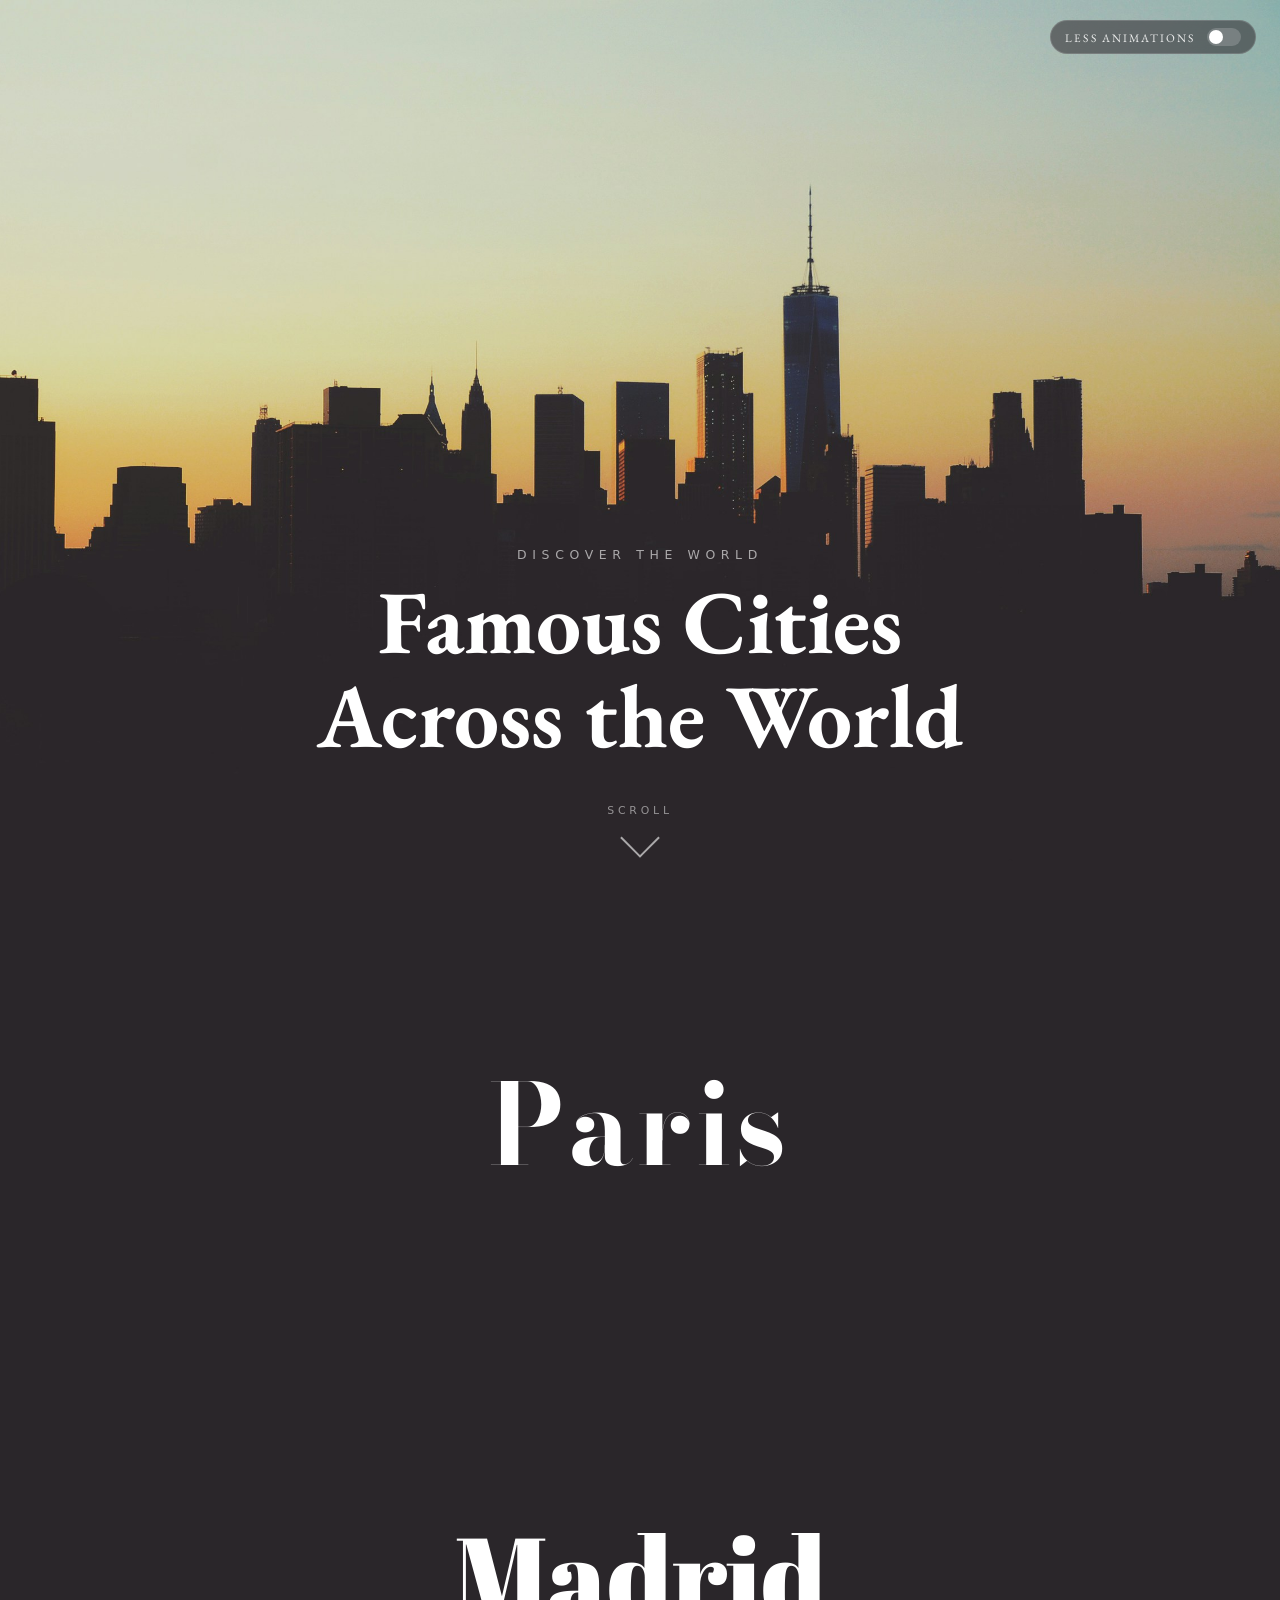
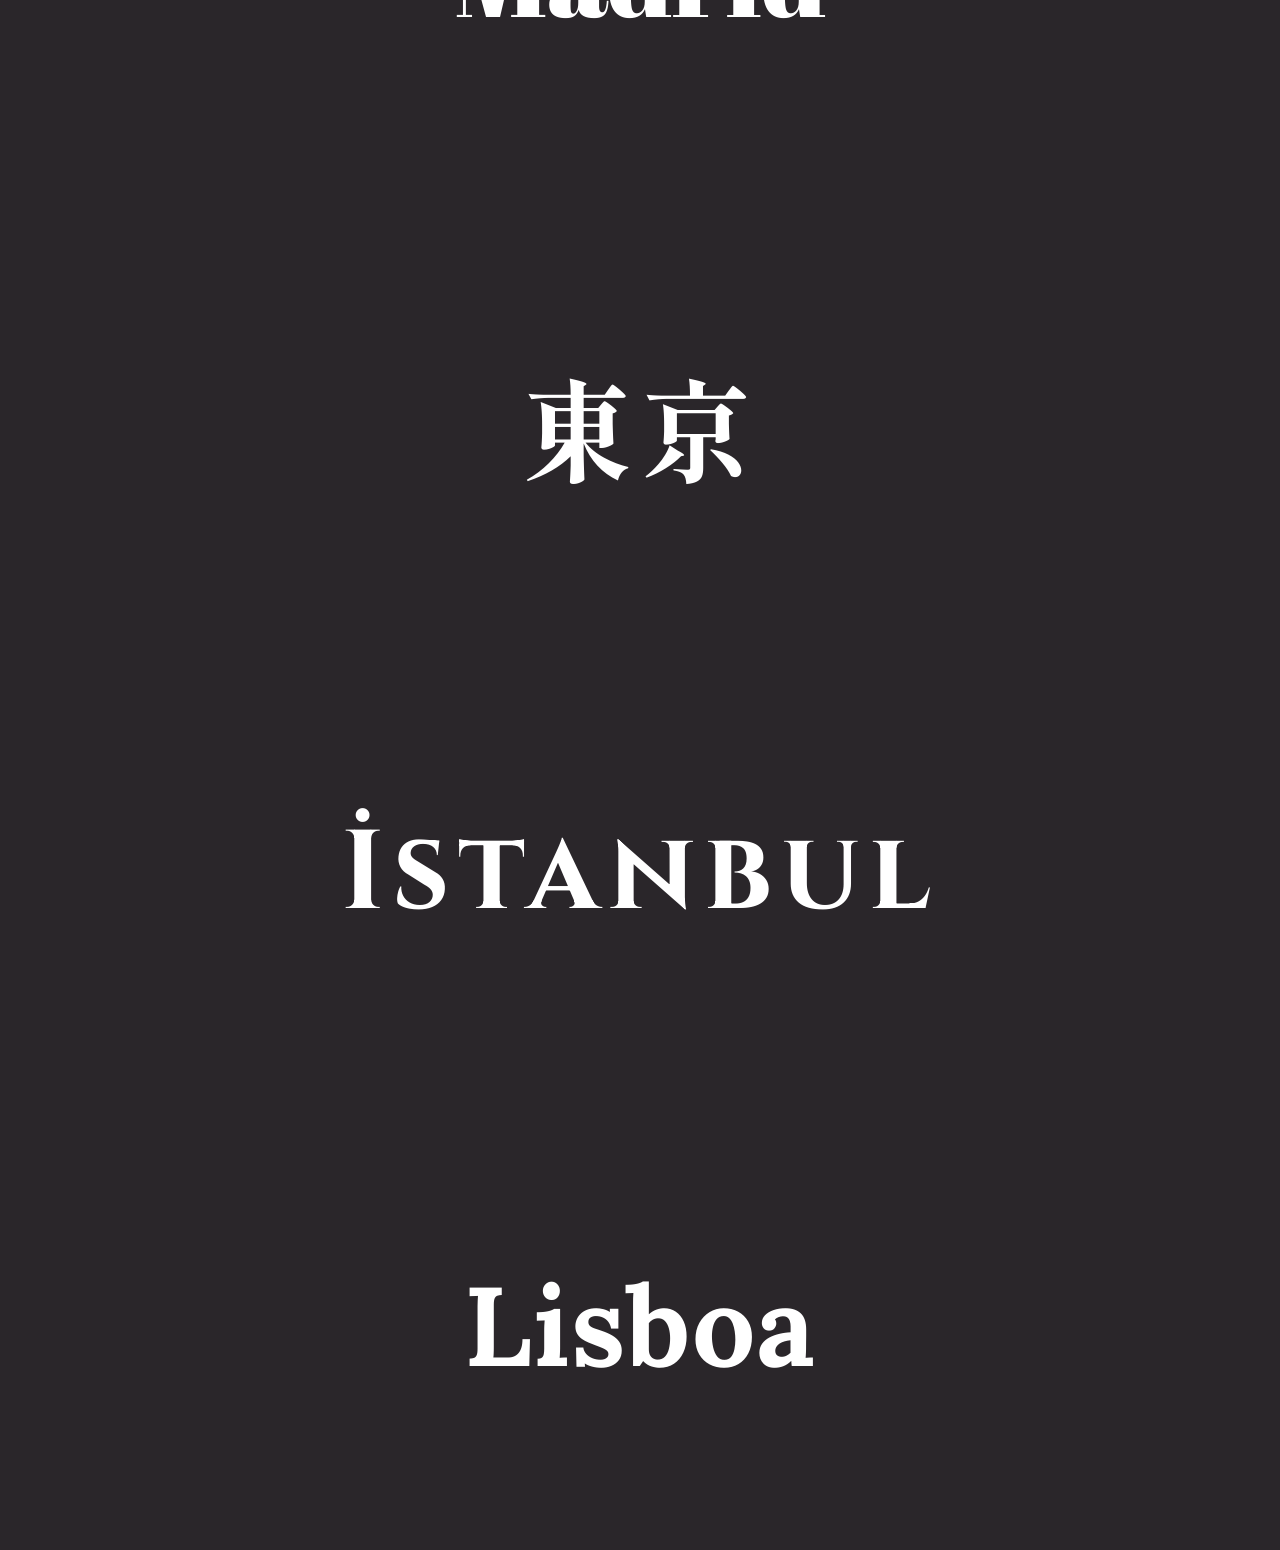
<file: index.html>
<!DOCTYPE html>
<html lang="en">
<head>
    <meta charset="UTF-8">
    <meta name="viewport" content="width=device-width, initial-scale=1.0">
    <title>Famous Cities</title>
    <link rel="stylesheet" href="css/bootstrap.css">
    <link rel="stylesheet" href="css/index.css">
    <link rel="preconnect" href="https://fonts.googleapis.com">
    <link href="https://fonts.googleapis.com/css2?family=Bodoni+Moda:wght@700&family=Abril+Fatface&family=Shippori+Mincho:wght@700&family=Cinzel:wght@700&family=Lora:wght@700&family=EB+Garamond:wght@400;500&display=swap" rel="stylesheet">
</head>
<body>

<label class="animation-toggle" for="animToggle">
    <span class="label-text">Less Animations</span>
    <span class="switch">
        <input type="checkbox" id="animToggle" aria-label="Toggle lesser animations">
        <span class="slider"></span>
    </span>
</label>

<div class="position-relative"
     id="hero"
     style="background-image: url('assets/hero_image.jpg'); background-size: cover; height: 100vh; background-position: center">
    <div class="position-absolute bottom-0 text-white text-center w-100 pb-5">
        <p class="hero-eyebrow">Discover the World</p>
        <h1 class="hero-title">Famous Cities<br>Across the World</h1>
        <div class="scroll-arrow">
            <span>Scroll</span>
            <div class="arrow-bounce"><div class="arrow-icon"></div></div>
        </div>
    </div>
</div>

<div class="city-card w-100 border-0">
    <span class="city-name-big font-paris">Paris</span>
    <a href="pages/paris.html" class="stretched-link"></a>
    <div class="row g-0 h-100">
        <div class="col-md-6 img-col">
            <div class="img-bg"
                 style="background-image: url('assets/paris.jpg'); background-position: right;"></div>
        </div>
        <div class="col-md-6 text-col" data-side="right">
            <div class="h-100 w-100" style="background-color: rgb(42, 38, 42)">
                <div class="card-body text-white">
                    <h2 class="card-title font-paris m-3">Paris</h2>
                    <p class="fs-5 m-3 font-desc">
                        The city of timeless elegance. From the Eiffel Tower to quiet café-lined
                        streets, Paris blends art, romance, and history in a way few places can. It's a destination for
                        world-class museums, iconic architecture, and unforgettable atmosphere.
                    </p>
                </div>
            </div>
        </div>
    </div>
</div>

<div class="city-card w-100 border-0">
    <span class="city-name-big font-madrid">Madrid</span>
    <a href="pages/madrid.html" class="stretched-link"></a>
    <div class="row g-0 h-100">
        <div class="col-md-6 order-2 order-md-1 text-col" data-side="left">
            <div class="h-100 w-100" style="background-color: rgb(42, 38, 42)">
                <div class="card-body text-white">
                    <h2 class="card-title font-madrid m-3">Madrid</h2>
                    <p class="fs-5 m-3 font-desc">
                        The heart of Spanish culture. Madrid offers grand architecture, lively plazas, and a deep
                        artistic heritage. It's perfect for those who enjoy rich history, local cuisine, and a dynamic
                        urban atmosphere.
                    </p>
                </div>
            </div>
        </div>
        <div class="col-md-6 order-1 order-md-2 img-col from-right">
            <div class="img-bg"
                 style="background-image: url('assets/madrid.jpg'); background-position: right;"></div>
        </div>
    </div>
</div>

<div class="city-card w-100 border-0">
    <span class="city-name-big font-tokyo">東京</span>
    <a href="pages/tokyo.html" class="stretched-link"></a>
    <div class="row g-0 h-100">
        <div class="col-md-6 img-col">
            <div class="img-bg"
                 style="background-image: url('assets/tokyo.jpg'); background-position: center;"></div>
        </div>
        <div class="col-md-6 text-col" data-side="right">
            <div class="h-100 w-100" style="background-color: rgb(42, 38, 42)">
                <div class="card-body text-white">
                    <h2 class="card-title font-tokyo m-3">Tokyo</h2>
                    <p class="fs-5 m-3 font-desc">
                        Where ancient temples meet neon-lit streets. Tokyo is a city of contrasts —
                        serene gardens alongside futuristic skylines, traditional ramen shops next to
                        Michelin-starred restaurants. A metropolis unlike any other.
                    </p>
                </div>
            </div>
        </div>
    </div>
</div>

<div class="city-card w-100 border-0">
    <span class="city-name-big font-istanbul">İstanbul</span>
    <a href="pages/istanbul.html" class="stretched-link"></a>
    <div class="row g-0 h-100">
        <div class="col-md-6 order-2 order-md-1 text-col" data-side="left">
            <div class="h-100 w-100" style="background-color: rgb(42, 38, 42)">
                <div class="card-body text-white">
                    <h2 class="card-title font-istanbul m-3">Istanbul</h2>
                    <p class="fs-5 m-3 font-desc">
                        The only city spanning two continents. Istanbul carries millennia of Byzantine
                        and Ottoman history in its mosques, bazaars, and waterways. A place where
                        East and West have always converged.
                    </p>
                </div>
            </div>
        </div>
        <div class="col-md-6 order-1 order-md-2 img-col from-right">
            <div class="img-bg"
                 style="background-image: url('assets/istanbul.jpg'); background-position: center;"></div>
        </div>
    </div>
</div>

<div class="city-card w-100 border-0">
    <span class="city-name-big font-lisbon">Lisboa</span>
    <a href="pages/lisbon.html" class="stretched-link"></a>
    <div class="row g-0 h-100">
        <div class="col-md-6 img-col">
            <div class="img-bg"
                 style="background-image: url('assets/lisbon.jpg'); background-position: center;"></div>
        </div>
        <div class="col-md-6 text-col" data-side="right">
            <div class="h-100 w-100" style="background-color: rgb(42, 38, 42)">
                <div class="card-body text-white">
                    <h2 class="card-title font-lisbon m-3">Lisbon</h2>
                    <p class="fs-5 m-3 font-desc">
                        Europe's sunniest capital, draped across seven hills above the Tagus River.
                        Lisbon enchants with its pastel facades, vintage trams, and fado music drifting
                        through cobblestone alleyways at dusk.
                    </p>
                </div>
            </div>
        </div>
    </div>
</div>

<script>
    const hero = document.getElementById('hero');
    window.addEventListener('scroll', () => {
        hero.style.backgroundPositionY = `calc(center + ${window.pageYOffset * 0.35}px)`;
    }, { passive: true });

    const animToggle = document.getElementById('animToggle');
    animToggle.addEventListener('change', () => {
        document.body.classList.toggle('less-animations', animToggle.checked);
    });
</script>
</body>
</html>
</file>
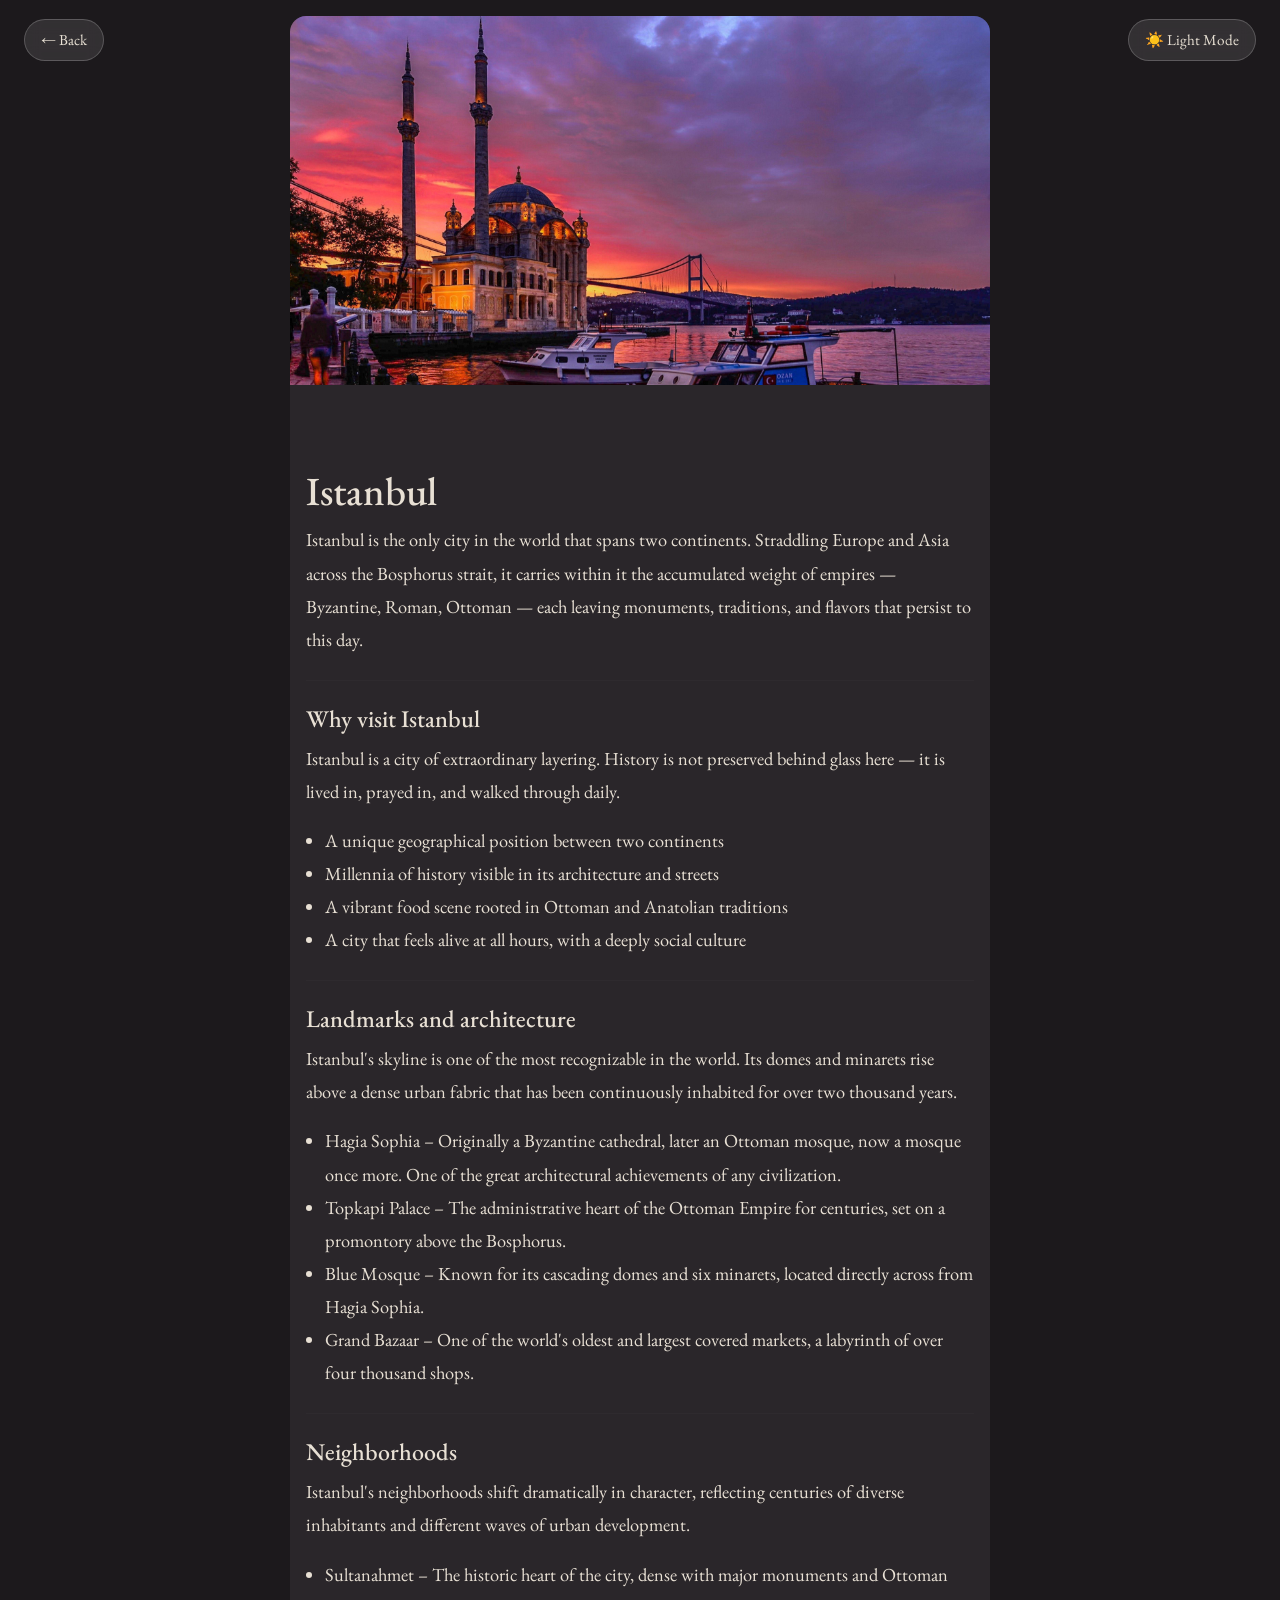
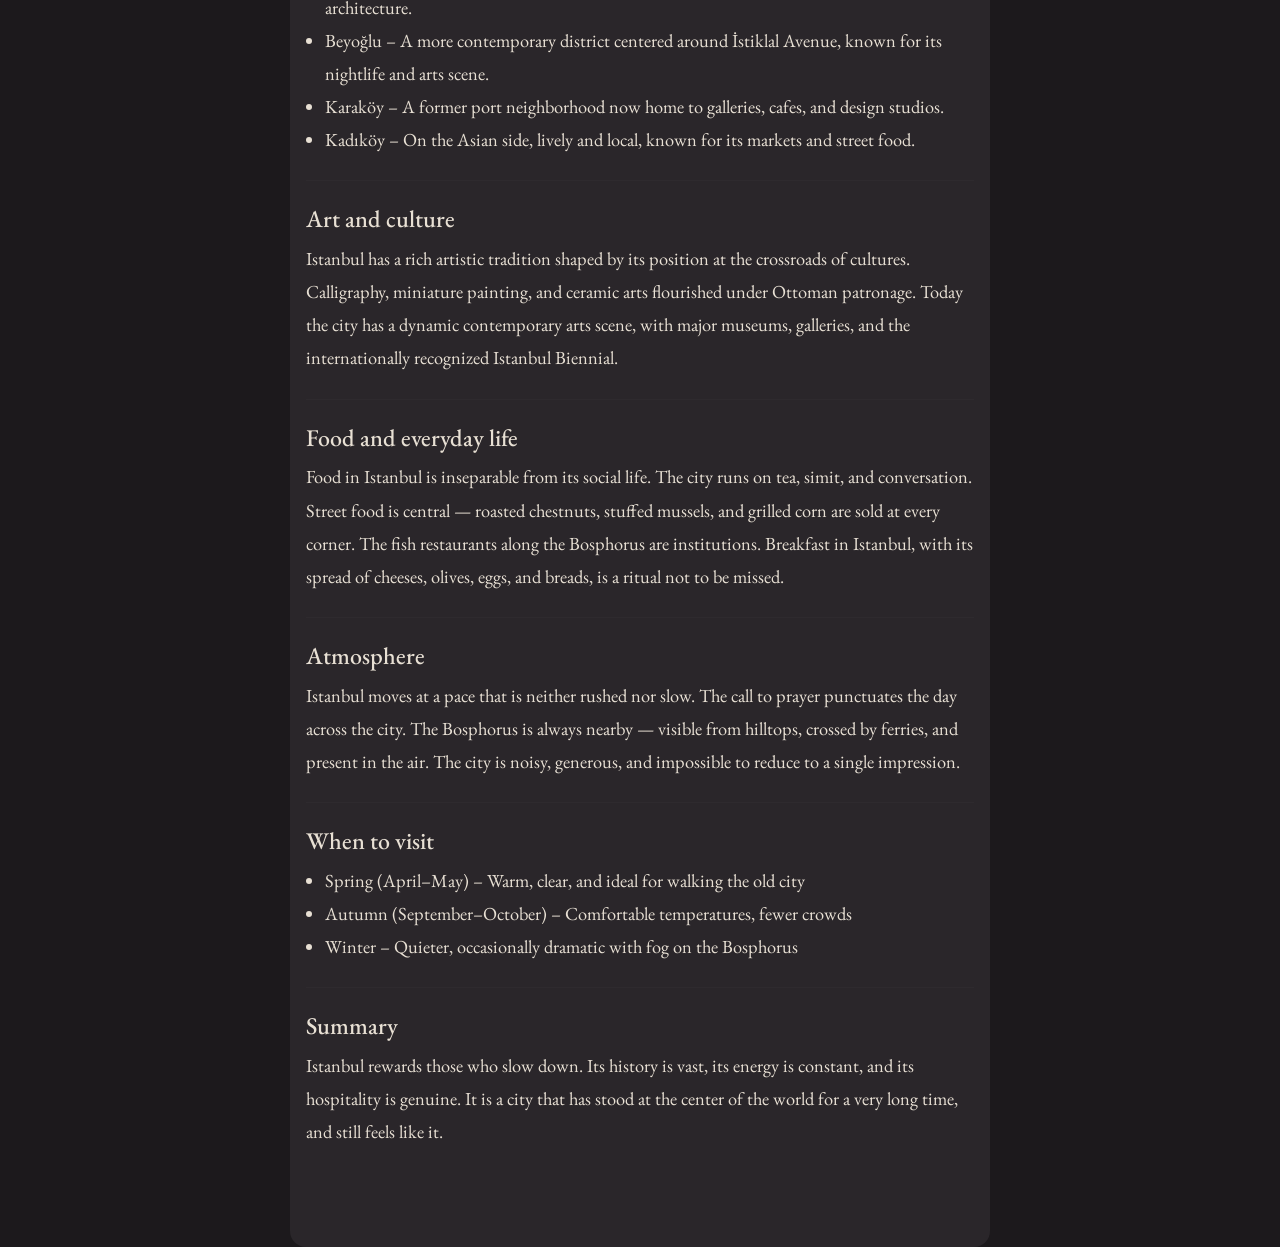
<file: pages/istanbul.html>
<!DOCTYPE html>
<html lang="en" data-theme="dark">
<head>
    <meta charset="UTF-8">
    <meta name="viewport" content="width=device-width, initial-scale=1.0">
    <title>Istanbul</title>
    <link rel="stylesheet" href="../css/bootstrap.css">
    <link rel="stylesheet" href="../css/city.css">
    <link rel="preconnect" href="https://fonts.googleapis.com">
    <link href="https://fonts.googleapis.com/css2?family=Cinzel:wght@700&family=EB+Garamond:wght@400;500&display=swap" rel="stylesheet">
</head>
<body>

<a href="../index.html" class="back-btn">← Back</a>

<button class="theme-toggle" onclick="toggleTheme()">
    <span>☀️</span> Light Mode
</button>

<div class="container mt-3" style="max-width: 700px;">
    <img src="../assets/istanbul.jpg" alt="Istanbul" class="w-100 h-auto" style="display:block;">
    <div class="container-inner">
    <br><br>
    <h1>Istanbul</h1>
    <p>
        Istanbul is the only city in the world that spans two continents. Straddling Europe and Asia across the
        Bosphorus strait, it carries within it the accumulated weight of empires — Byzantine, Roman, Ottoman — each
        leaving monuments, traditions, and flavors that persist to this day.
    </p>

    <hr>
    <h4>Why visit Istanbul</h4>
    <p>
        Istanbul is a city of extraordinary layering. History is not preserved behind glass here — it is lived in,
        prayed in, and walked through daily.
    </p>
    <ul>
        <li>A unique geographical position between two continents</li>
        <li>Millennia of history visible in its architecture and streets</li>
        <li>A vibrant food scene rooted in Ottoman and Anatolian traditions</li>
        <li>A city that feels alive at all hours, with a deeply social culture</li>
    </ul>

    <hr>
    <h4>Landmarks and architecture</h4>
    <p>
        Istanbul's skyline is one of the most recognizable in the world. Its domes and minarets rise above a dense
        urban fabric that has been continuously inhabited for over two thousand years.
    </p>
    <ul>
        <li>Hagia Sophia – Originally a Byzantine cathedral, later an Ottoman mosque, now a mosque once more. One of the great architectural achievements of any civilization.</li>
        <li>Topkapi Palace – The administrative heart of the Ottoman Empire for centuries, set on a promontory above the Bosphorus.</li>
        <li>Blue Mosque – Known for its cascading domes and six minarets, located directly across from Hagia Sophia.</li>
        <li>Grand Bazaar – One of the world's oldest and largest covered markets, a labyrinth of over four thousand shops.</li>
    </ul>

    <hr>
    <h4>Neighborhoods</h4>
    <p>
        Istanbul's neighborhoods shift dramatically in character, reflecting centuries of diverse inhabitants and
        different waves of urban development.
    </p>
    <ul>
        <li>Sultanahmet – The historic heart of the city, dense with major monuments and Ottoman architecture.</li>
        <li>Beyoğlu – A more contemporary district centered around İstiklal Avenue, known for its nightlife and arts scene.</li>
        <li>Karaköy – A former port neighborhood now home to galleries, cafes, and design studios.</li>
        <li>Kadıköy – On the Asian side, lively and local, known for its markets and street food.</li>
    </ul>

    <hr>
    <h4>Art and culture</h4>
    <p>
        Istanbul has a rich artistic tradition shaped by its position at the crossroads of cultures. Calligraphy,
        miniature painting, and ceramic arts flourished under Ottoman patronage. Today the city has a dynamic
        contemporary arts scene, with major museums, galleries, and the internationally recognized Istanbul Biennial.
    </p>

    <hr>
    <h4>Food and everyday life</h4>
    <p>
        Food in Istanbul is inseparable from its social life. The city runs on tea, simit, and conversation. Street
        food is central — roasted chestnuts, stuffed mussels, and grilled corn are sold at every corner. The fish
        restaurants along the Bosphorus are institutions. Breakfast in Istanbul, with its spread of cheeses, olives,
        eggs, and breads, is a ritual not to be missed.
    </p>

    <hr>
    <h4>Atmosphere</h4>
    <p>
        Istanbul moves at a pace that is neither rushed nor slow. The call to prayer punctuates the day across the
        city. The Bosphorus is always nearby — visible from hilltops, crossed by ferries, and present in the air.
        The city is noisy, generous, and impossible to reduce to a single impression.
    </p>

    <hr>
    <h4>When to visit</h4>
    <ul>
        <li>Spring (April–May) – Warm, clear, and ideal for walking the old city</li>
        <li>Autumn (September–October) – Comfortable temperatures, fewer crowds</li>
        <li>Winter – Quieter, occasionally dramatic with fog on the Bosphorus</li>
    </ul>

    <hr>
    <h4>Summary</h4>
    <p>
        Istanbul rewards those who slow down. Its history is vast, its energy is constant, and its hospitality is
        genuine. It is a city that has stood at the center of the world for a very long time, and still feels like it.
    </p>
    <br><br>
    </div>
</div>

<script src="../js/theme.js"></script>
</body>
</html>
</file>
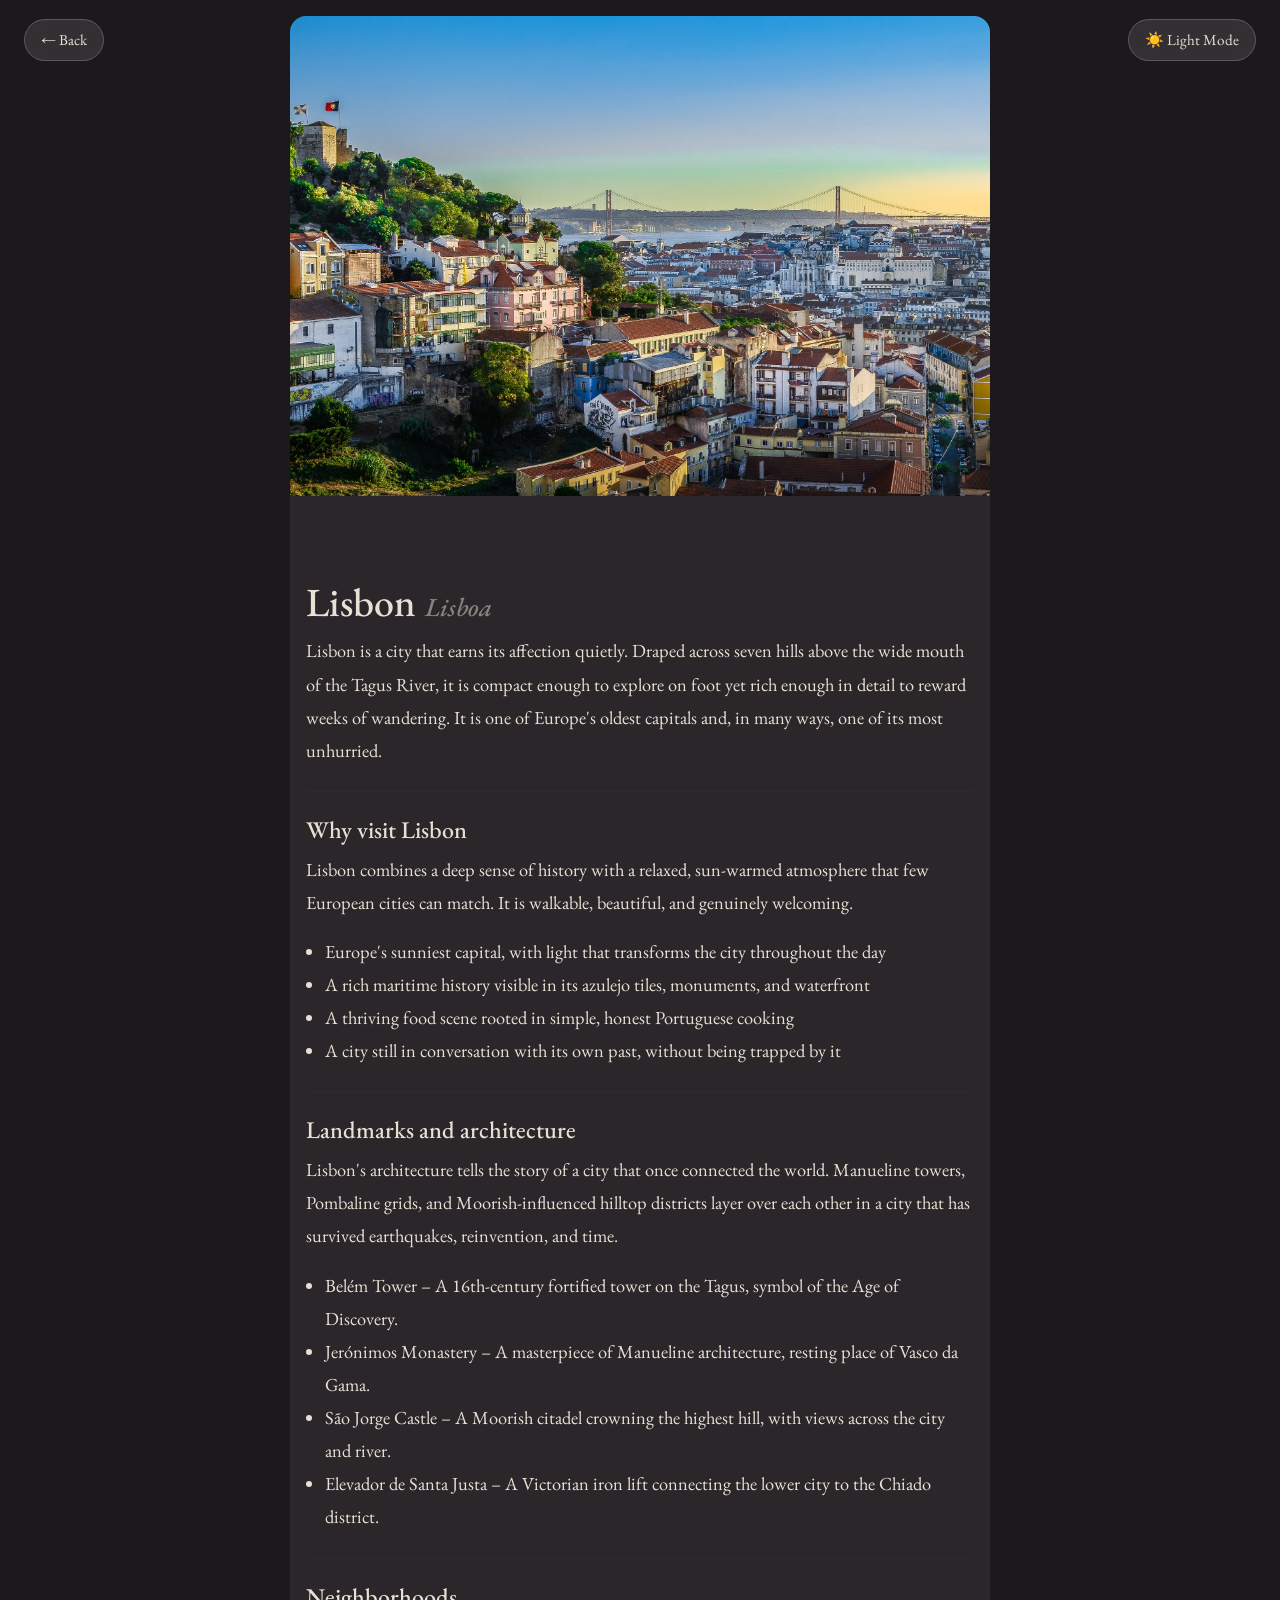
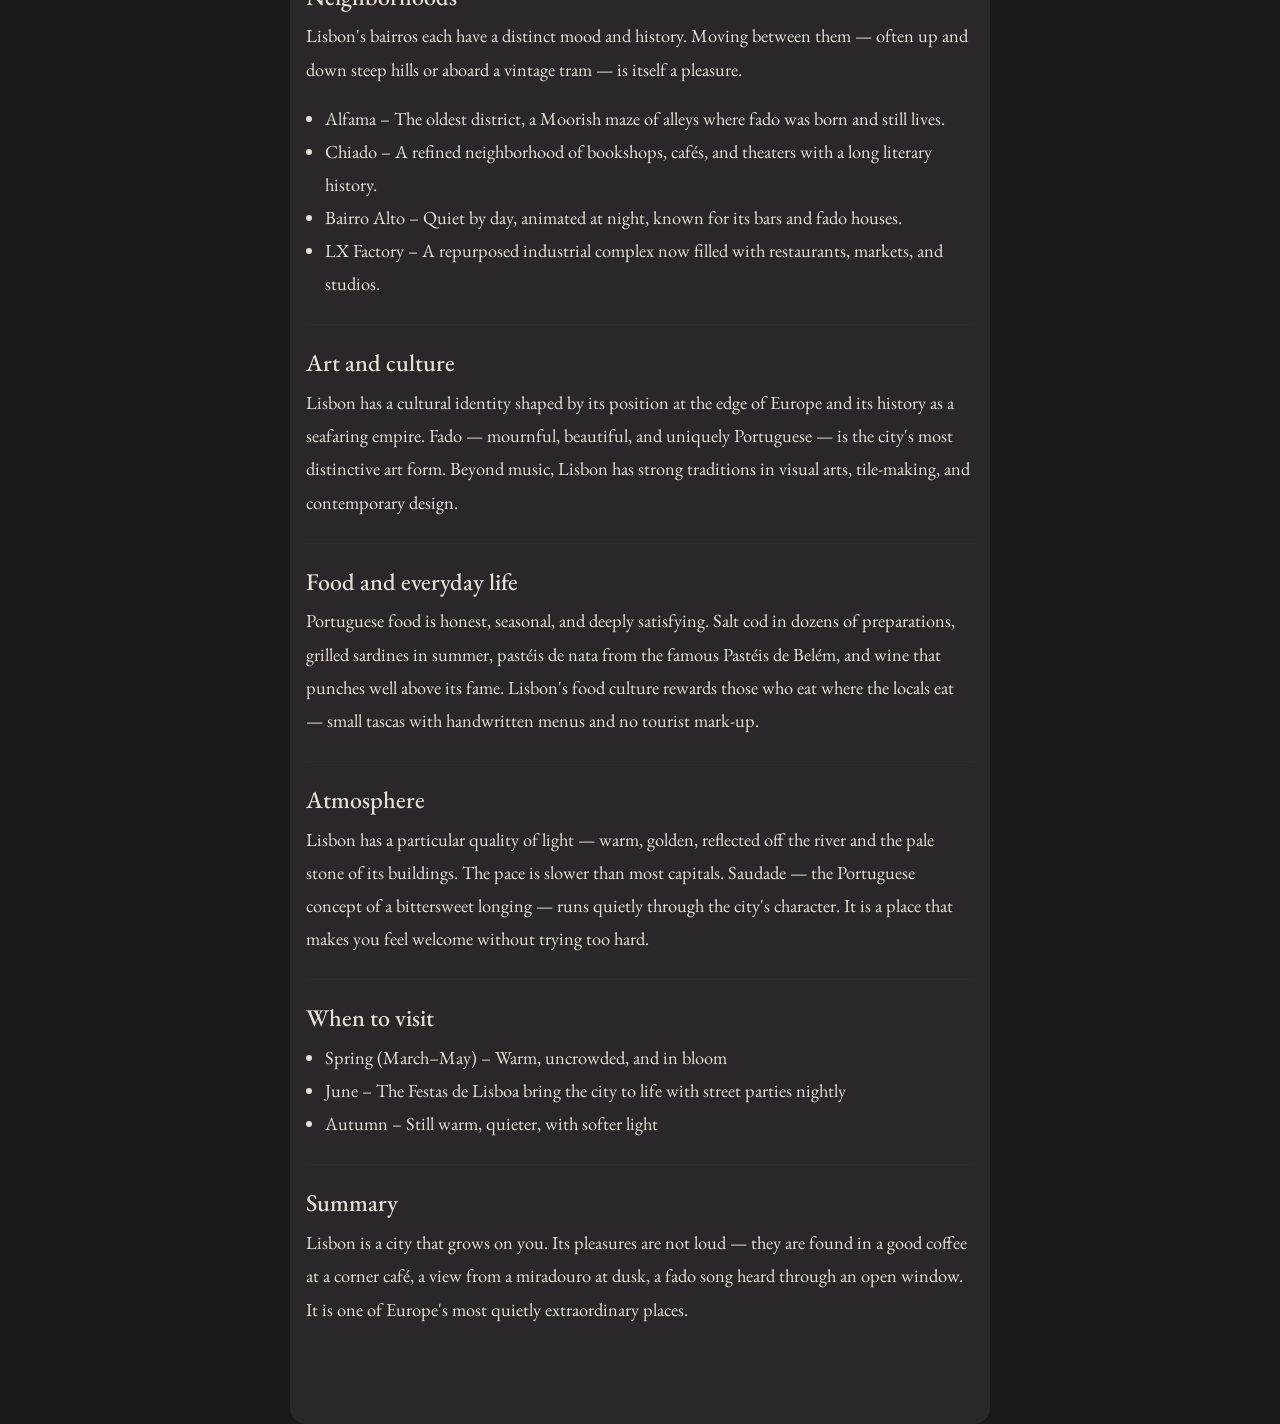
<file: pages/lisbon.html>
<!DOCTYPE html>
<html lang="en" data-theme="dark">
<head>
    <meta charset="UTF-8">
    <meta name="viewport" content="width=device-width, initial-scale=1.0">
    <title>Lisbon</title>
    <link rel="stylesheet" href="../css/bootstrap.css">
    <link rel="stylesheet" href="../css/city.css">
    <link rel="preconnect" href="https://fonts.googleapis.com">
    <link href="https://fonts.googleapis.com/css2?family=Lora:ital,wght@0,700;1,400&family=EB+Garamond:wght@400;500&display=swap" rel="stylesheet">
</head>
<body>

<a href="../index.html" class="back-btn">← Back</a>

<button class="theme-toggle" onclick="toggleTheme()">
    <span>☀️</span> Light Mode
</button>

<div class="container mt-3" style="max-width: 700px;">
    <img src="../assets/lisbon.jpg" alt="Lisbon" class="w-100 h-auto" style="display:block;">
    <div class="container-inner">
    <br><br>
    <h1>Lisbon <span style="font-size:0.65em; opacity:0.5; font-style:italic;">Lisboa</span></h1>
    <p>
        Lisbon is a city that earns its affection quietly. Draped across seven hills above the wide mouth of the
        Tagus River, it is compact enough to explore on foot yet rich enough in detail to reward weeks of wandering.
        It is one of Europe's oldest capitals and, in many ways, one of its most unhurried.
    </p>

    <hr>
    <h4>Why visit Lisbon</h4>
    <p>
        Lisbon combines a deep sense of history with a relaxed, sun-warmed atmosphere that few European cities can
        match. It is walkable, beautiful, and genuinely welcoming.
    </p>
    <ul>
        <li>Europe's sunniest capital, with light that transforms the city throughout the day</li>
        <li>A rich maritime history visible in its azulejo tiles, monuments, and waterfront</li>
        <li>A thriving food scene rooted in simple, honest Portuguese cooking</li>
        <li>A city still in conversation with its own past, without being trapped by it</li>
    </ul>

    <hr>
    <h4>Landmarks and architecture</h4>
    <p>
        Lisbon's architecture tells the story of a city that once connected the world. Manueline towers,
        Pombaline grids, and Moorish-influenced hilltop districts layer over each other in a city that has survived
        earthquakes, reinvention, and time.
    </p>
    <ul>
        <li>Belém Tower – A 16th-century fortified tower on the Tagus, symbol of the Age of Discovery.</li>
        <li>Jerónimos Monastery – A masterpiece of Manueline architecture, resting place of Vasco da Gama.</li>
        <li>São Jorge Castle – A Moorish citadel crowning the highest hill, with views across the city and river.</li>
        <li>Elevador de Santa Justa – A Victorian iron lift connecting the lower city to the Chiado district.</li>
    </ul>

    <hr>
    <h4>Neighborhoods</h4>
    <p>
        Lisbon's bairros each have a distinct mood and history. Moving between them — often up and down steep hills
        or aboard a vintage tram — is itself a pleasure.
    </p>
    <ul>
        <li>Alfama – The oldest district, a Moorish maze of alleys where fado was born and still lives.</li>
        <li>Chiado – A refined neighborhood of bookshops, cafés, and theaters with a long literary history.</li>
        <li>Bairro Alto – Quiet by day, animated at night, known for its bars and fado houses.</li>
        <li>LX Factory – A repurposed industrial complex now filled with restaurants, markets, and studios.</li>
    </ul>

    <hr>
    <h4>Art and culture</h4>
    <p>
        Lisbon has a cultural identity shaped by its position at the edge of Europe and its history as a seafaring
        empire. Fado — mournful, beautiful, and uniquely Portuguese — is the city's most distinctive art form.
        Beyond music, Lisbon has strong traditions in visual arts, tile-making, and contemporary design.
    </p>

    <hr>
    <h4>Food and everyday life</h4>
    <p>
        Portuguese food is honest, seasonal, and deeply satisfying. Salt cod in dozens of preparations, grilled
        sardines in summer, pastéis de nata from the famous Pastéis de Belém, and wine that punches well above its
        fame. Lisbon's food culture rewards those who eat where the locals eat — small tascas with handwritten menus
        and no tourist mark-up.
    </p>

    <hr>
    <h4>Atmosphere</h4>
    <p>
        Lisbon has a particular quality of light — warm, golden, reflected off the river and the pale stone of its
        buildings. The pace is slower than most capitals. Saudade — the Portuguese concept of a bittersweet longing
        — runs quietly through the city's character. It is a place that makes you feel welcome without trying too hard.
    </p>

    <hr>
    <h4>When to visit</h4>
    <ul>
        <li>Spring (March–May) – Warm, uncrowded, and in bloom</li>
        <li>June – The Festas de Lisboa bring the city to life with street parties nightly</li>
        <li>Autumn – Still warm, quieter, with softer light</li>
    </ul>

    <hr>
    <h4>Summary</h4>
    <p>
        Lisbon is a city that grows on you. Its pleasures are not loud — they are found in a good coffee at a
        corner café, a view from a miradouro at dusk, a fado song heard through an open window. It is one of
        Europe's most quietly extraordinary places.
    </p>
    <br><br>
    </div>
</div>

<script src="../js/theme.js"></script>
</body>
</html>
</file>
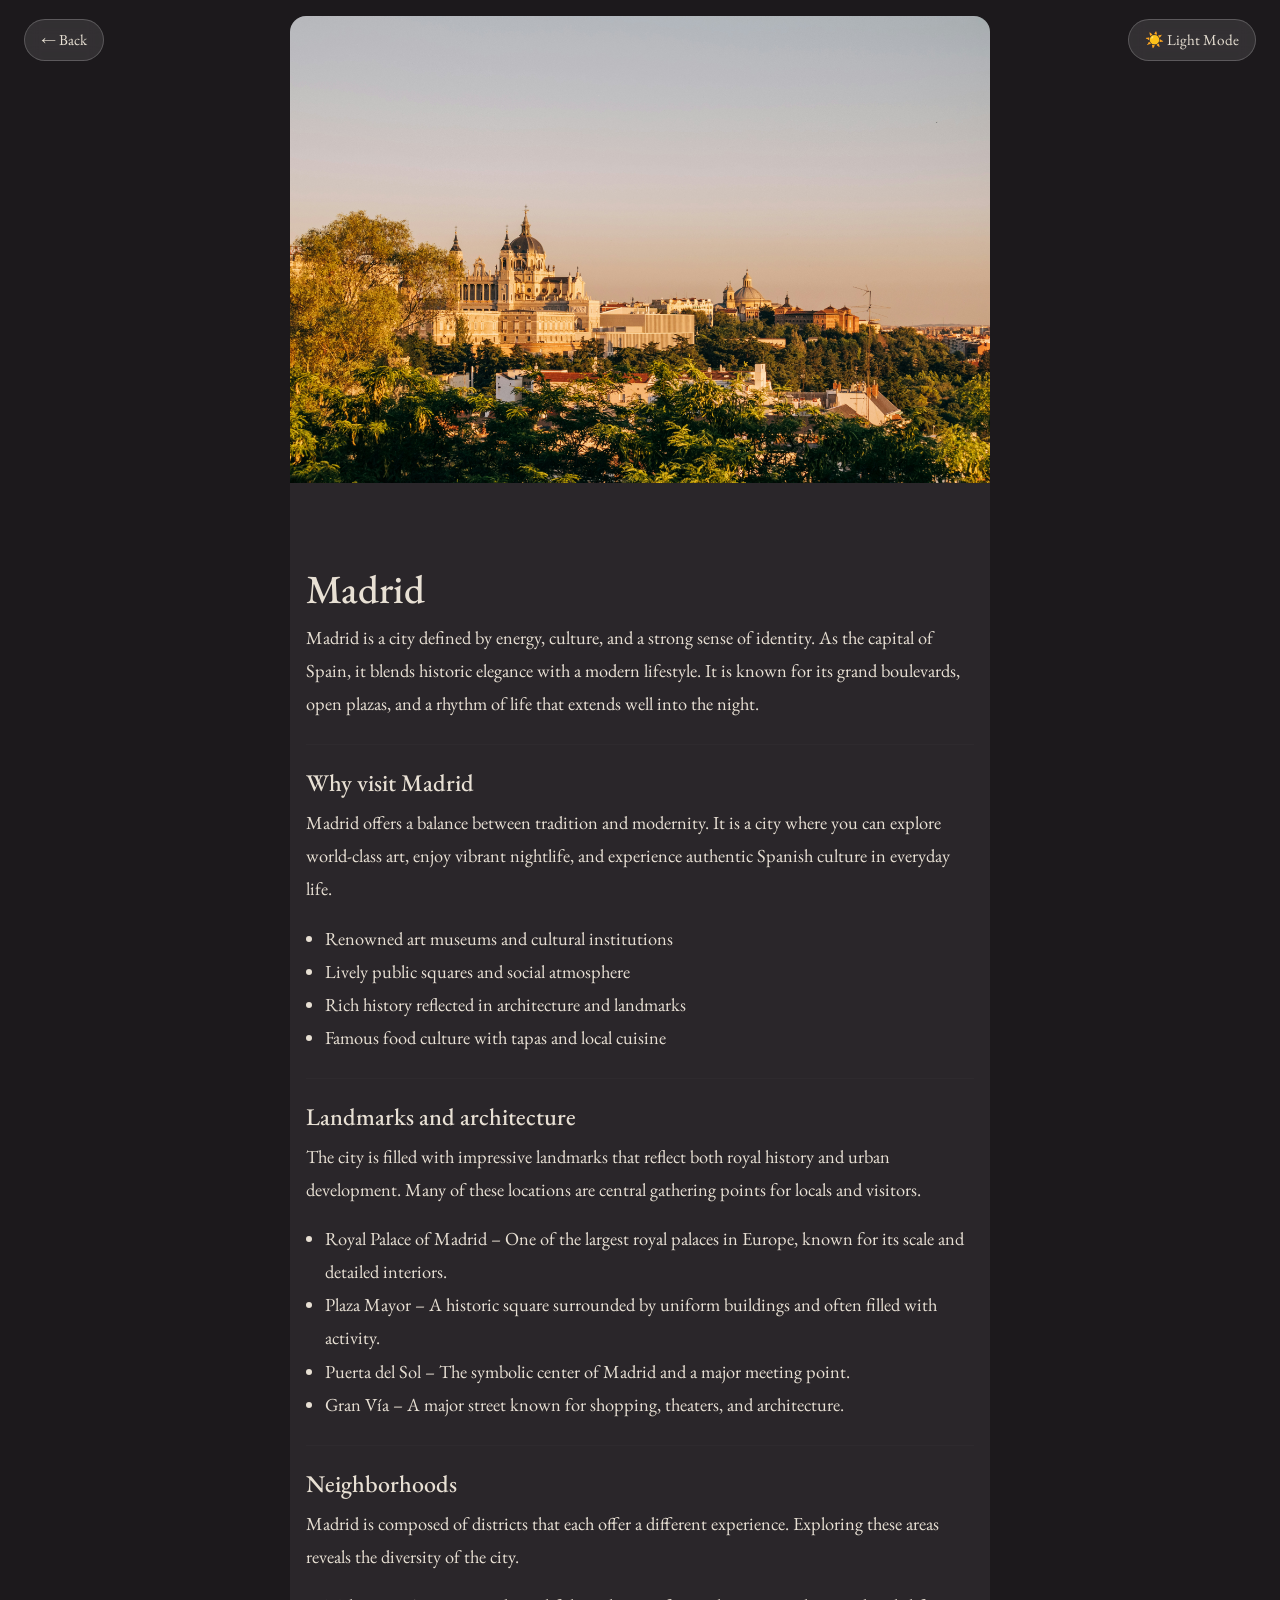
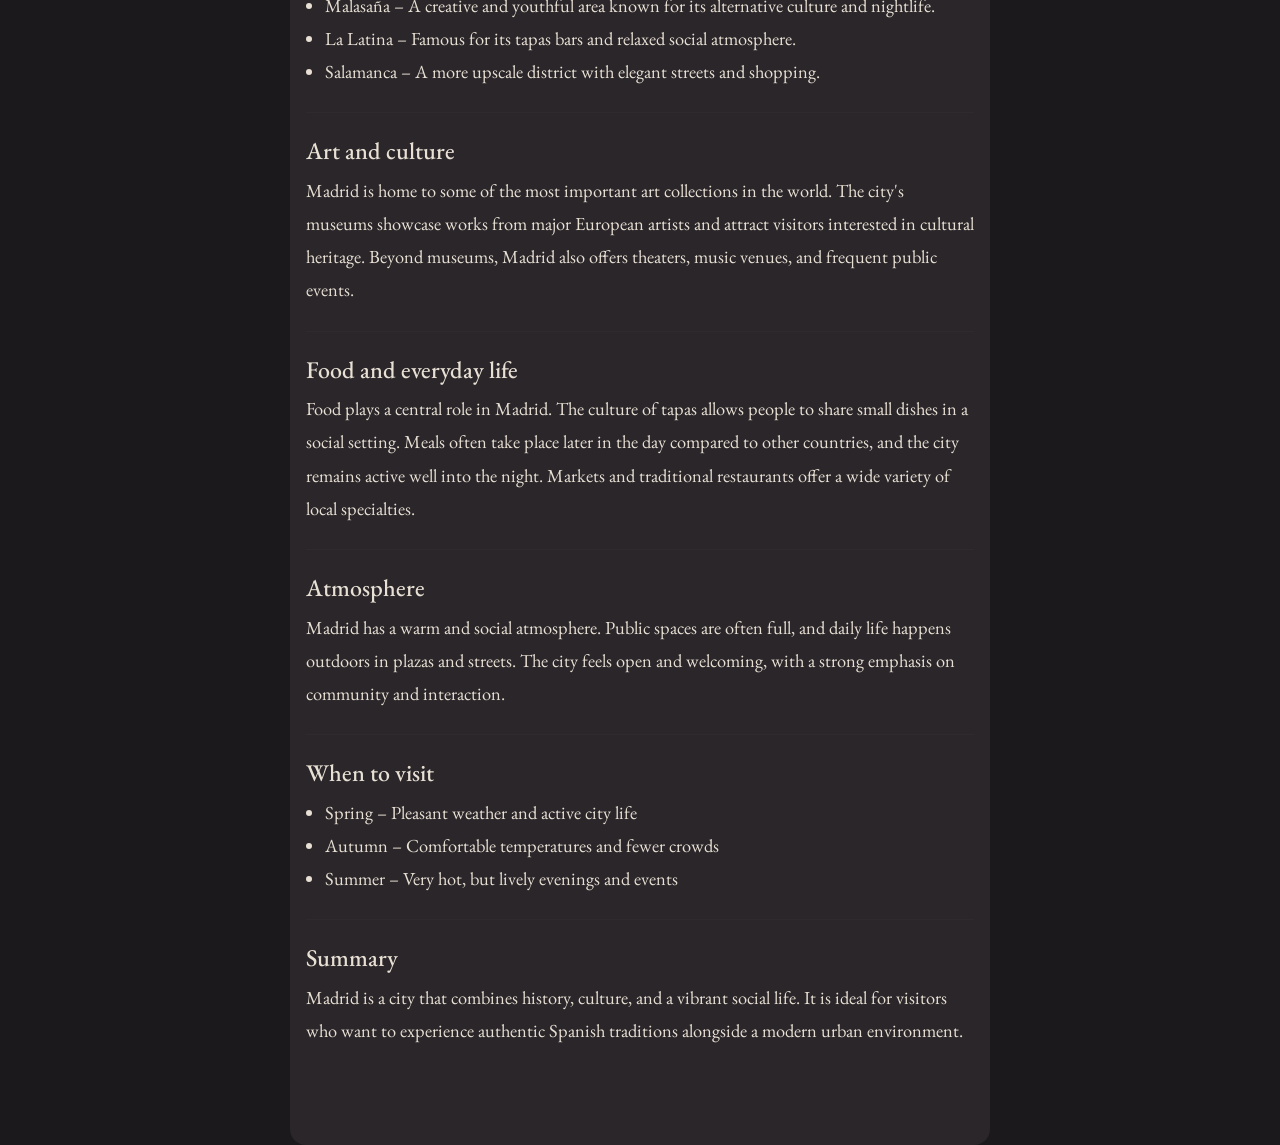
<file: pages/madrid.html>
<!DOCTYPE html>
<html lang="en" data-theme="dark">
<head>
    <meta charset="UTF-8">
    <meta name="viewport" content="width=device-width, initial-scale=1.0">
    <title>Madrid</title>
    <link rel="stylesheet" href="../css/bootstrap.css">
    <link rel="stylesheet" href="../css/city.css">
    <link rel="preconnect" href="https://fonts.googleapis.com">
    <link href="https://fonts.googleapis.com/css2?family=Abril+Fatface&family=EB+Garamond:wght@400;500&display=swap" rel="stylesheet">
</head>
<body>

<a href="../index.html" class="back-btn">← Back</a>

<button class="theme-toggle" onclick="toggleTheme()">
    <span>☀️</span> Light Mode
</button>

<div class="container mt-3" style="max-width: 700px;">
    <img src="../assets/madrid.jpg" alt="Madrid" class="w-100 h-auto" style="display:block;">
    <div class="container-inner">
    <br><br>
    <h1>Madrid</h1>
    <p>
        Madrid is a city defined by energy, culture, and a strong sense of identity. As the capital of Spain, it
        blends historic elegance with a modern lifestyle. It is known for its grand boulevards, open plazas, and a
        rhythm of life that extends well into the night.
    </p>

    <hr>
    <h4>Why visit Madrid</h4>
    <p>
        Madrid offers a balance between tradition and modernity. It is a city where you can explore world-class art,
        enjoy vibrant nightlife, and experience authentic Spanish culture in everyday life.
    </p>
    <ul>
        <li>Renowned art museums and cultural institutions</li>
        <li>Lively public squares and social atmosphere</li>
        <li>Rich history reflected in architecture and landmarks</li>
        <li>Famous food culture with tapas and local cuisine</li>
    </ul>

    <hr>
    <h4>Landmarks and architecture</h4>
    <p>
        The city is filled with impressive landmarks that reflect both royal history and urban development. Many of
        these locations are central gathering points for locals and visitors.
    </p>
    <ul>
        <li>Royal Palace of Madrid – One of the largest royal palaces in Europe, known for its scale and detailed interiors.</li>
        <li>Plaza Mayor – A historic square surrounded by uniform buildings and often filled with activity.</li>
        <li>Puerta del Sol – The symbolic center of Madrid and a major meeting point.</li>
        <li>Gran Vía – A major street known for shopping, theaters, and architecture.</li>
    </ul>

    <hr>
    <h4>Neighborhoods</h4>
    <p>
        Madrid is composed of districts that each offer a different experience. Exploring these areas reveals the
        diversity of the city.
    </p>
    <ul>
        <li>Malasaña – A creative and youthful area known for its alternative culture and nightlife.</li>
        <li>La Latina – Famous for its tapas bars and relaxed social atmosphere.</li>
        <li>Salamanca – A more upscale district with elegant streets and shopping.</li>
    </ul>

    <hr>
    <h4>Art and culture</h4>
    <p>
        Madrid is home to some of the most important art collections in the world. The city's museums showcase works
        from major European artists and attract visitors interested in cultural heritage. Beyond museums, Madrid also
        offers theaters, music venues, and frequent public events.
    </p>

    <hr>
    <h4>Food and everyday life</h4>
    <p>
        Food plays a central role in Madrid. The culture of tapas allows people to share small dishes in a social
        setting. Meals often take place later in the day compared to other countries, and the city remains active well
        into the night. Markets and traditional restaurants offer a wide variety of local specialties.
    </p>

    <hr>
    <h4>Atmosphere</h4>
    <p>
        Madrid has a warm and social atmosphere. Public spaces are often full, and daily life happens outdoors in
        plazas and streets. The city feels open and welcoming, with a strong emphasis on community and interaction.
    </p>

    <hr>
    <h4>When to visit</h4>
    <ul>
        <li>Spring – Pleasant weather and active city life</li>
        <li>Autumn – Comfortable temperatures and fewer crowds</li>
        <li>Summer – Very hot, but lively evenings and events</li>
    </ul>

    <hr>
    <h4>Summary</h4>
    <p>
        Madrid is a city that combines history, culture, and a vibrant social life. It is ideal for visitors who want
        to experience authentic Spanish traditions alongside a modern urban environment.
    </p>
    <br><br>
    </div>
</div>

<script src="../js/theme.js"></script>
</body>
</html>
</file>
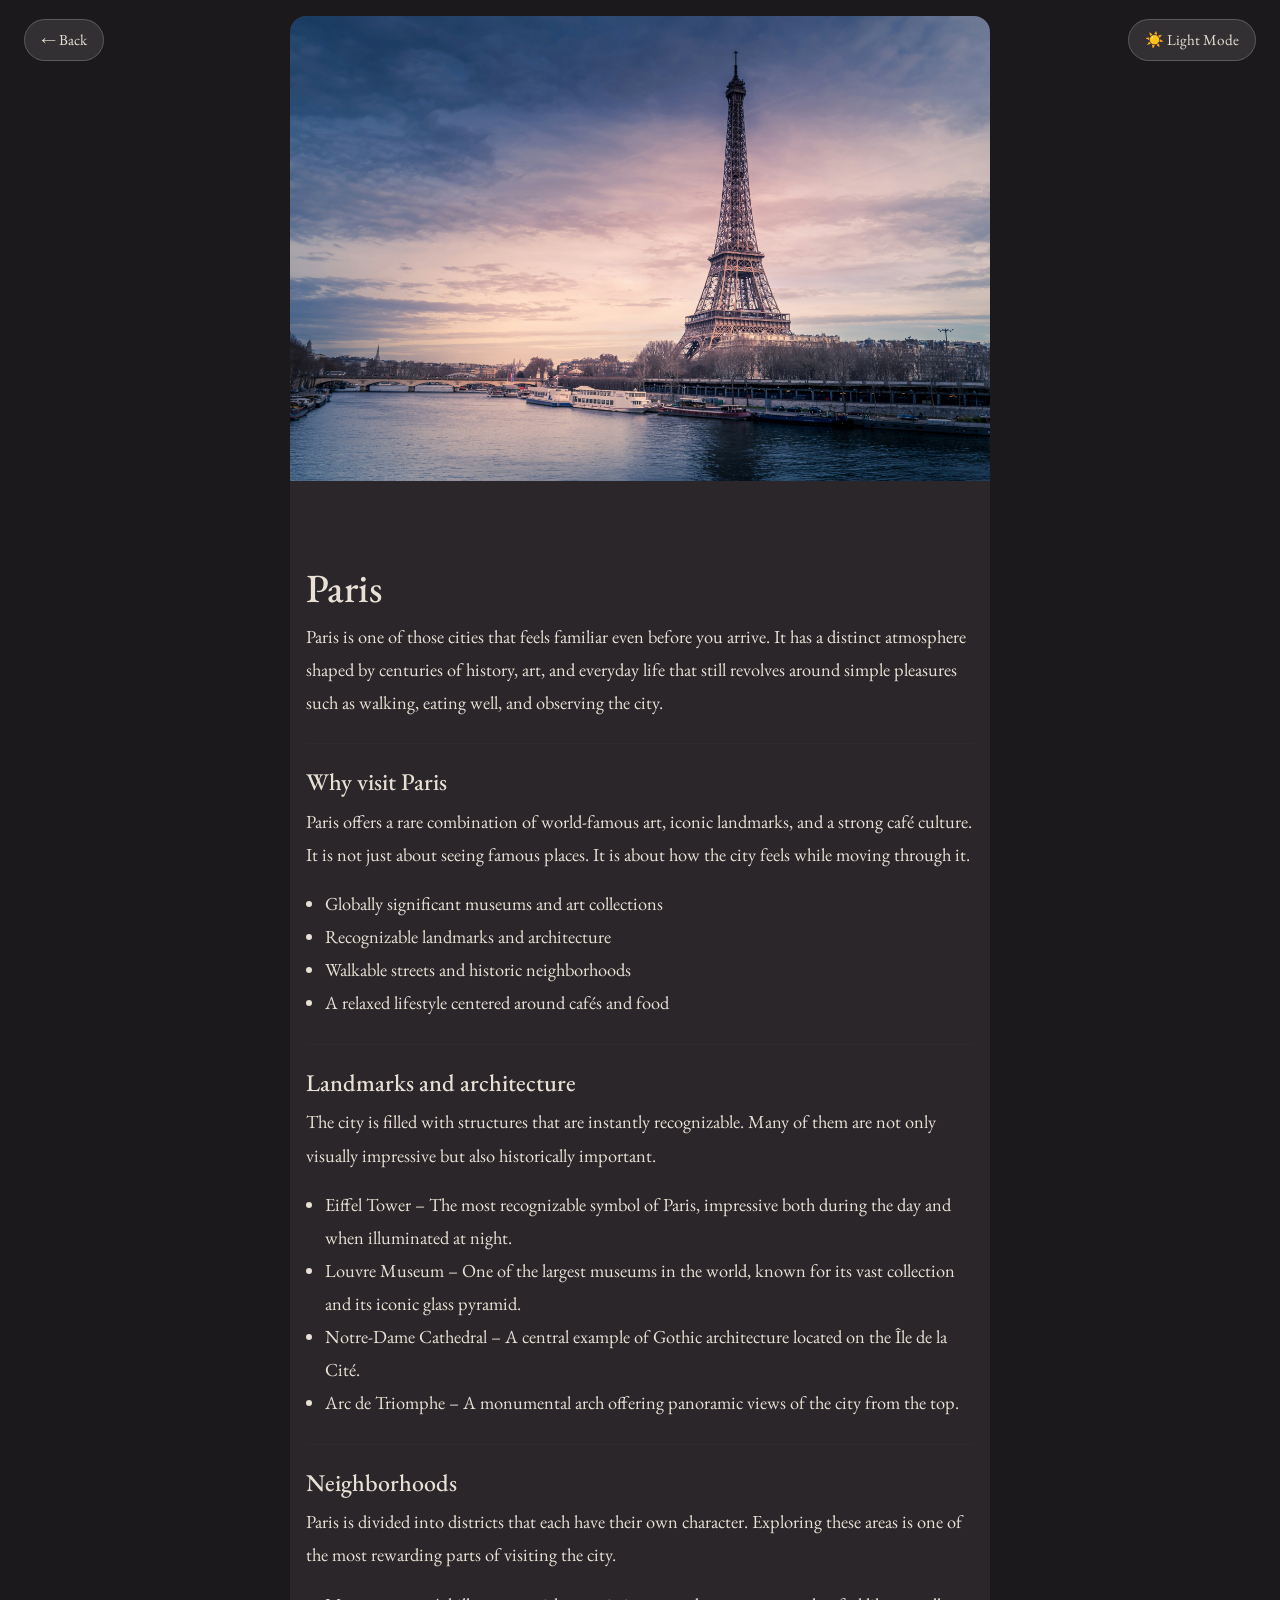
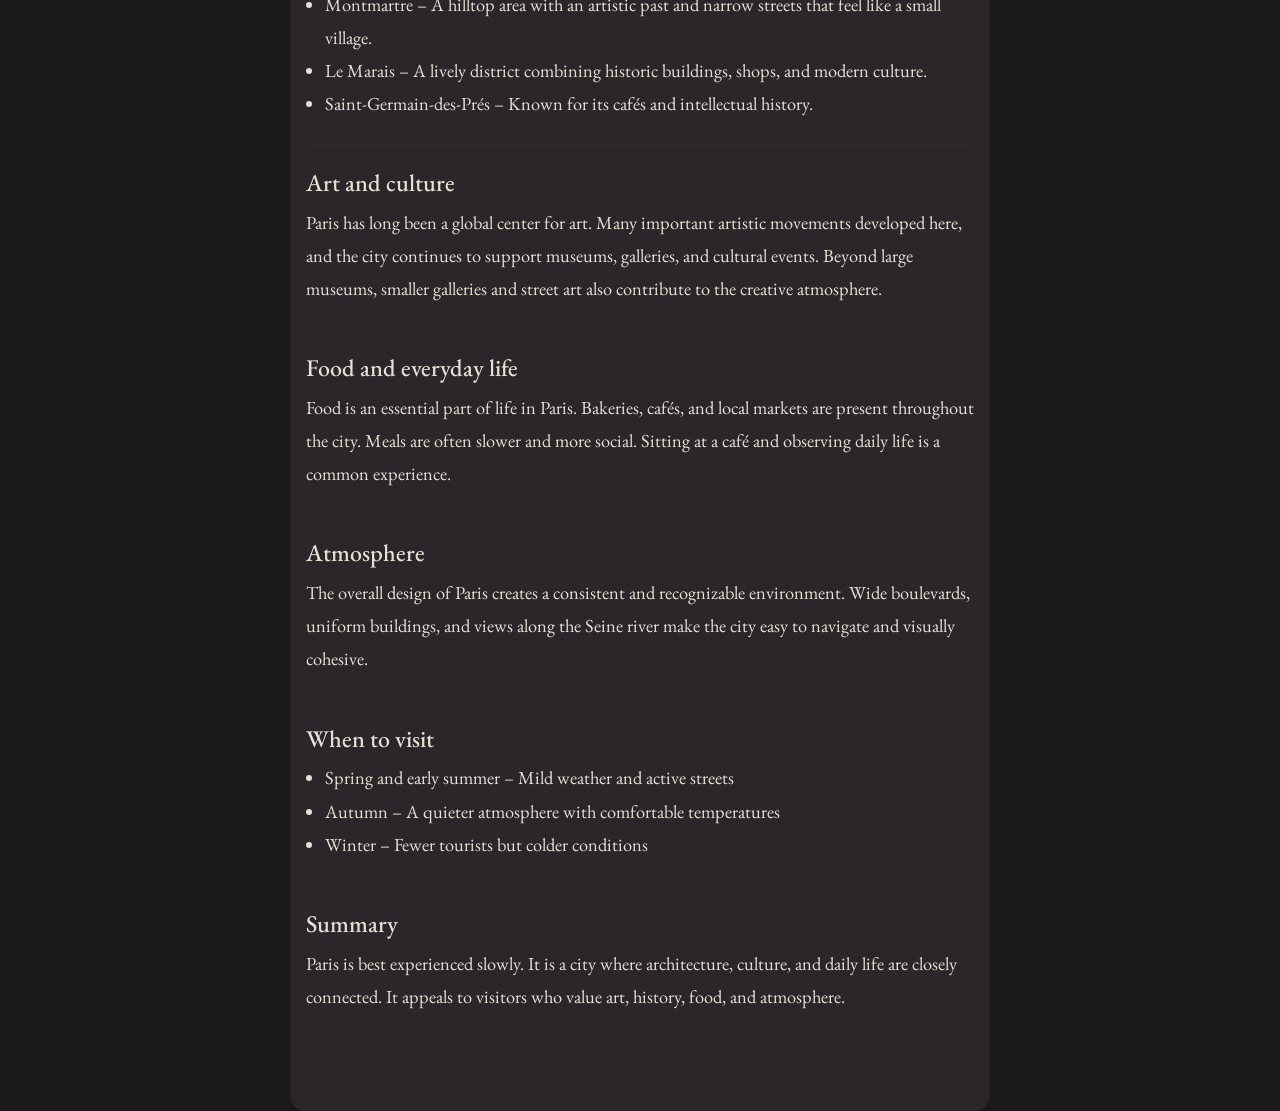
<file: pages/paris.html>
<!DOCTYPE html>
<html lang="en" data-theme="dark">
<head>
    <meta charset="UTF-8">
    <meta name="viewport" content="width=device-width, initial-scale=1.0">
    <title>Paris</title>
    <link rel="stylesheet" href="../css/bootstrap.css">
    <link rel="stylesheet" href="../css/city.css">
    <link rel="preconnect" href="https://fonts.googleapis.com">
    <link href="https://fonts.googleapis.com/css2?family=Bodoni+Moda:ital,wght@0,700;1,400&family=EB+Garamond:wght@400;500&display=swap" rel="stylesheet">
</head>
<body>

<a href="../index.html" class="back-btn">← Back</a>

<button class="theme-toggle" onclick="toggleTheme()">
    <span id="theme-icon">☀️</span> Light Mode
</button>

<div class="container mt-3" style="max-width: 700px;">
    <img src="../assets/paris.jpg" alt="Paris" class="w-100 h-auto" style="display:block;">
    <div class="container-inner">
    <br><br>
    <h1>Paris</h1>
    <p>
        Paris is one of those cities that feels familiar even before you arrive. It has a distinct atmosphere shaped
        by centuries of history, art, and everyday life that still revolves around simple pleasures such as walking,
        eating well, and observing the city.
    </p>

    <hr>
    <h4>Why visit Paris</h4>
    <p>
        Paris offers a rare combination of world-famous art, iconic landmarks, and a strong café culture. It is not
        just about seeing famous places. It is about how the city feels while moving through it.
    </p>
    <ul>
        <li>Globally significant museums and art collections</li>
        <li>Recognizable landmarks and architecture</li>
        <li>Walkable streets and historic neighborhoods</li>
        <li>A relaxed lifestyle centered around cafés and food</li>
    </ul>

    <hr>
    <h4>Landmarks and architecture</h4>
    <p>
        The city is filled with structures that are instantly recognizable. Many of them are not only visually
        impressive but also historically important.
    </p>
    <ul>
        <li>Eiffel Tower – The most recognizable symbol of Paris, impressive both during the day and when illuminated at night.</li>
        <li>Louvre Museum – One of the largest museums in the world, known for its vast collection and its iconic glass pyramid.</li>
        <li>Notre-Dame Cathedral – A central example of Gothic architecture located on the Île de la Cité.</li>
        <li>Arc de Triomphe – A monumental arch offering panoramic views of the city from the top.</li>
    </ul>

    <hr>
    <h4>Neighborhoods</h4>
    <p>
        Paris is divided into districts that each have their own character. Exploring these areas is one of the most
        rewarding parts of visiting the city.
    </p>
    <ul>
        <li>Montmartre – A hilltop area with an artistic past and narrow streets that feel like a small village.</li>
        <li>Le Marais – A lively district combining historic buildings, shops, and modern culture.</li>
        <li>Saint-Germain-des-Prés – Known for its cafés and intellectual history.</li>
    </ul>

    <hr>
    <h4>Art and culture</h4>
    <p>
        Paris has long been a global center for art. Many important artistic movements developed here, and the city
        continues to support museums, galleries, and cultural events. Beyond large museums, smaller galleries and
        street art also contribute to the creative atmosphere.
    </p>

    <hr>
    <h4>Food and everyday life</h4>
    <p>
        Food is an essential part of life in Paris. Bakeries, cafés, and local markets are present throughout the
        city. Meals are often slower and more social. Sitting at a café and observing daily life is a common experience.
    </p>

    <hr>
    <h4>Atmosphere</h4>
    <p>
        The overall design of Paris creates a consistent and recognizable environment. Wide boulevards, uniform
        buildings, and views along the Seine river make the city easy to navigate and visually cohesive.
    </p>

    <hr>
    <h4>When to visit</h4>
    <ul>
        <li>Spring and early summer – Mild weather and active streets</li>
        <li>Autumn – A quieter atmosphere with comfortable temperatures</li>
        <li>Winter – Fewer tourists but colder conditions</li>
    </ul>

    <hr>
    <h4>Summary</h4>
    <p>
        Paris is best experienced slowly. It is a city where architecture, culture, and daily life are closely
        connected. It appeals to visitors who value art, history, food, and atmosphere.
    </p>
    <br><br>
    </div>
</div>

<script src="../js/theme.js"></script>
</body>
</html>
</file>
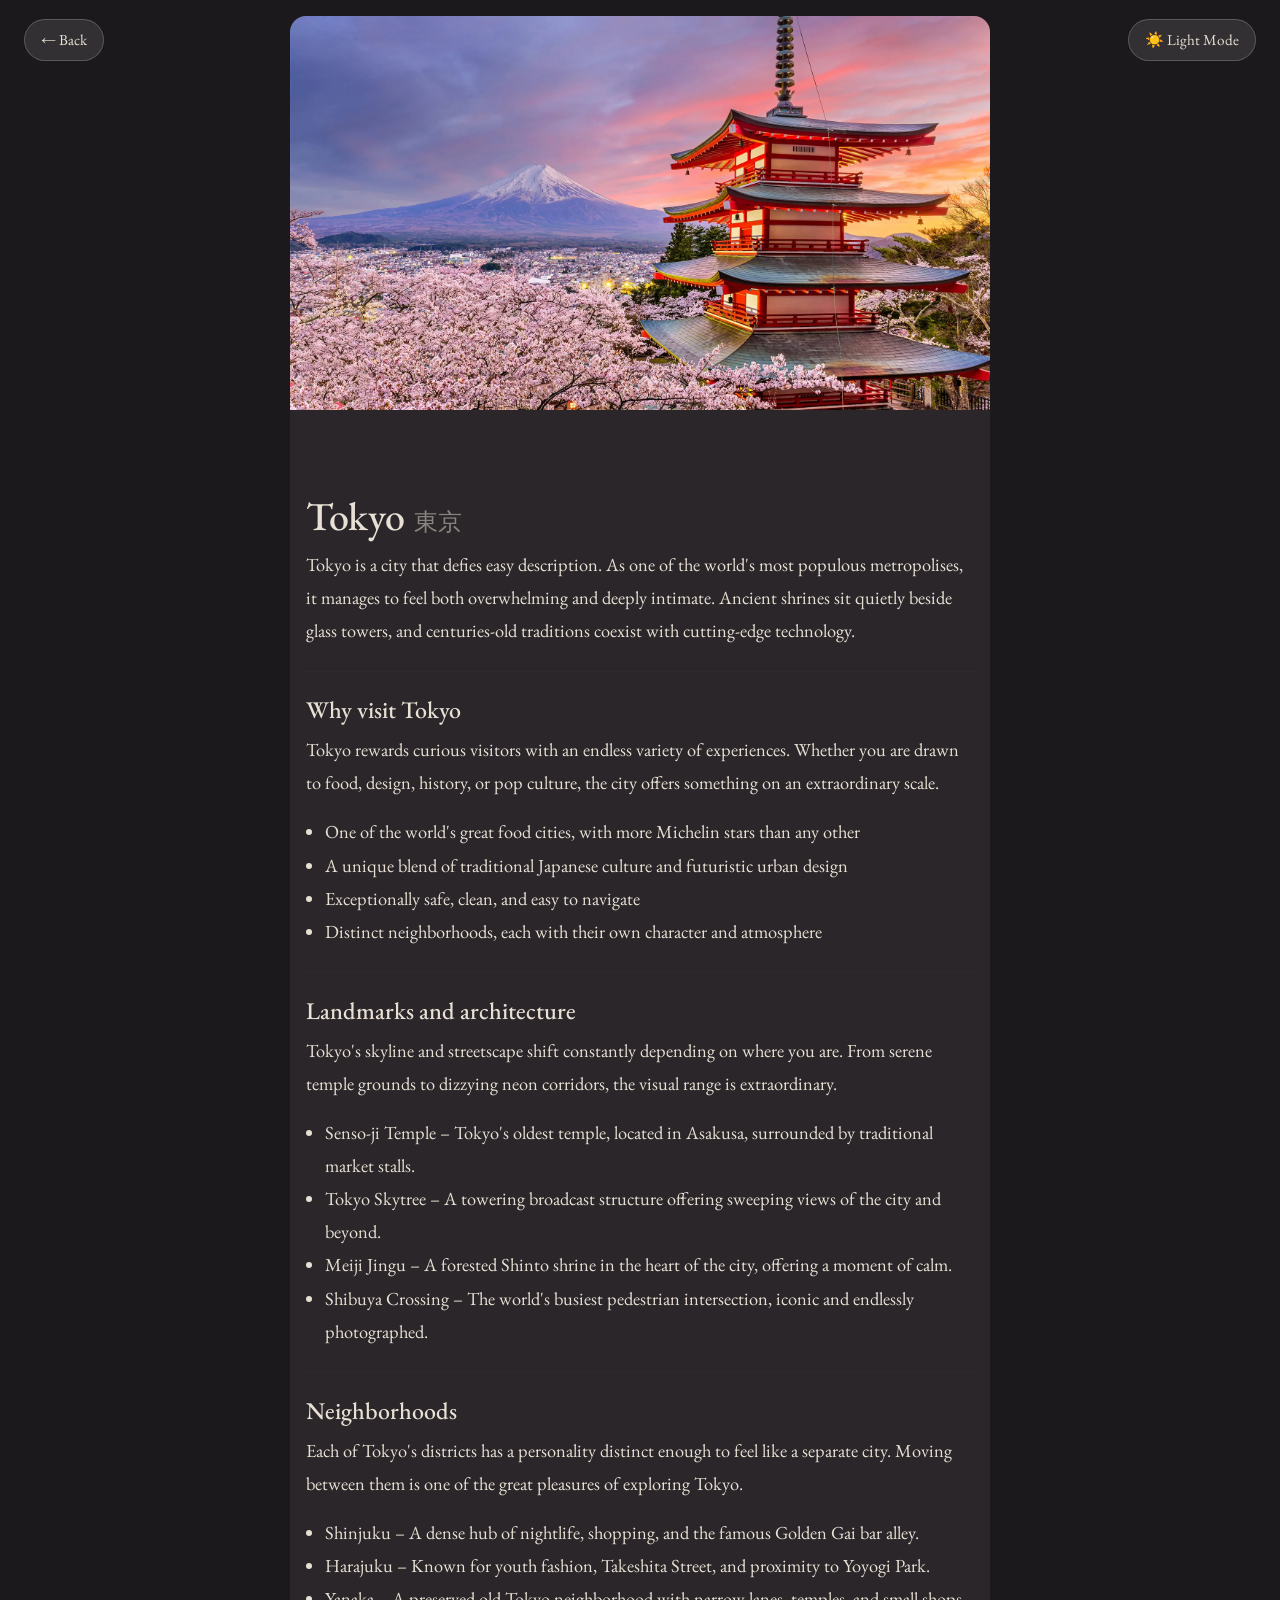
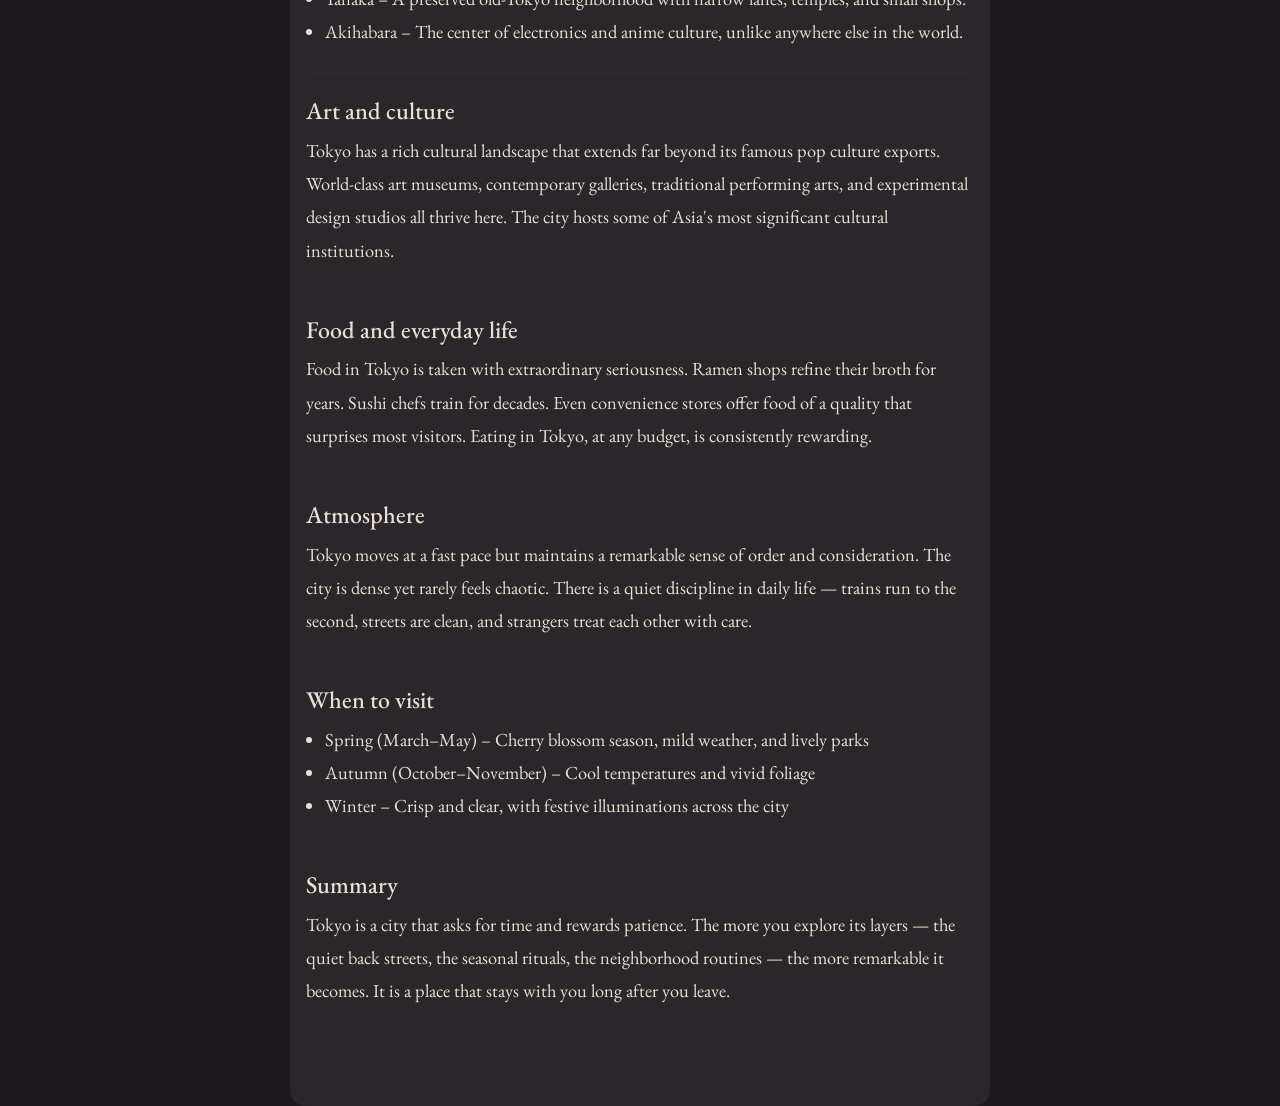
<file: pages/tokyo.html>
<!DOCTYPE html>
<html lang="en" data-theme="dark">
<head>
    <meta charset="UTF-8">
    <meta name="viewport" content="width=device-width, initial-scale=1.0">
    <title>Tokyo</title>
    <link rel="stylesheet" href="../css/bootstrap.css">
    <link rel="stylesheet" href="../css/city.css">
    <link rel="preconnect" href="https://fonts.googleapis.com">
    <link href="https://fonts.googleapis.com/css2?family=Shippori+Mincho:wght@700&family=EB+Garamond:wght@400;500&display=swap" rel="stylesheet">
</head>
<body>

<a href="../index.html" class="back-btn">← Back</a>

<button class="theme-toggle" onclick="toggleTheme()">
    <span>☀️</span> Light Mode
</button>

<div class="container mt-3" style="max-width: 700px;">
    <img src="../assets/tokyo.jpg" alt="Tokyo" class="w-100 h-auto" style="display:block;">
    <div class="container-inner">
    <br><br>
    <h1>Tokyo <span style="font-size:0.6em; opacity:0.5;">東京</span></h1>
    <p>
        Tokyo is a city that defies easy description. As one of the world's most populous metropolises, it manages
        to feel both overwhelming and deeply intimate. Ancient shrines sit quietly beside glass towers, and
        centuries-old traditions coexist with cutting-edge technology.
    </p>

    <hr>
    <h4>Why visit Tokyo</h4>
    <p>
        Tokyo rewards curious visitors with an endless variety of experiences. Whether you are drawn to food, design,
        history, or pop culture, the city offers something on an extraordinary scale.
    </p>
    <ul>
        <li>One of the world's great food cities, with more Michelin stars than any other</li>
        <li>A unique blend of traditional Japanese culture and futuristic urban design</li>
        <li>Exceptionally safe, clean, and easy to navigate</li>
        <li>Distinct neighborhoods, each with their own character and atmosphere</li>
    </ul>

    <hr>
    <h4>Landmarks and architecture</h4>
    <p>
        Tokyo's skyline and streetscape shift constantly depending on where you are. From serene temple grounds to
        dizzying neon corridors, the visual range is extraordinary.
    </p>
    <ul>
        <li>Senso-ji Temple – Tokyo's oldest temple, located in Asakusa, surrounded by traditional market stalls.</li>
        <li>Tokyo Skytree – A towering broadcast structure offering sweeping views of the city and beyond.</li>
        <li>Meiji Jingu – A forested Shinto shrine in the heart of the city, offering a moment of calm.</li>
        <li>Shibuya Crossing – The world's busiest pedestrian intersection, iconic and endlessly photographed.</li>
    </ul>

    <hr>
    <h4>Neighborhoods</h4>
    <p>
        Each of Tokyo's districts has a personality distinct enough to feel like a separate city. Moving between
        them is one of the great pleasures of exploring Tokyo.
    </p>
    <ul>
        <li>Shinjuku – A dense hub of nightlife, shopping, and the famous Golden Gai bar alley.</li>
        <li>Harajuku – Known for youth fashion, Takeshita Street, and proximity to Yoyogi Park.</li>
        <li>Yanaka – A preserved old-Tokyo neighborhood with narrow lanes, temples, and small shops.</li>
        <li>Akihabara – The center of electronics and anime culture, unlike anywhere else in the world.</li>
    </ul>

    <hr>
    <h4>Art and culture</h4>
    <p>
        Tokyo has a rich cultural landscape that extends far beyond its famous pop culture exports. World-class art
        museums, contemporary galleries, traditional performing arts, and experimental design studios all thrive here.
        The city hosts some of Asia's most significant cultural institutions.
    </p>

    <hr>
    <h4>Food and everyday life</h4>
    <p>
        Food in Tokyo is taken with extraordinary seriousness. Ramen shops refine their broth for years. Sushi
        chefs train for decades. Even convenience stores offer food of a quality that surprises most visitors.
        Eating in Tokyo, at any budget, is consistently rewarding.
    </p>

    <hr>
    <h4>Atmosphere</h4>
    <p>
        Tokyo moves at a fast pace but maintains a remarkable sense of order and consideration. The city is dense yet
        rarely feels chaotic. There is a quiet discipline in daily life — trains run to the second, streets are clean,
        and strangers treat each other with care.
    </p>

    <hr>
    <h4>When to visit</h4>
    <ul>
        <li>Spring (March–May) – Cherry blossom season, mild weather, and lively parks</li>
        <li>Autumn (October–November) – Cool temperatures and vivid foliage</li>
        <li>Winter – Crisp and clear, with festive illuminations across the city</li>
    </ul>

    <hr>
    <h4>Summary</h4>
    <p>
        Tokyo is a city that asks for time and rewards patience. The more you explore its layers — the quiet back
        streets, the seasonal rituals, the neighborhood routines — the more remarkable it becomes. It is a place
        that stays with you long after you leave.
    </p>
    <br><br>
    </div>
</div>

<script src="../js/theme.js"></script>
</body>
</html>
</file>
<file: css/index.css>
.hero-eyebrow {
    font-size: 0.78rem;
    letter-spacing: 0.45em;
    text-transform: uppercase;
    color: rgba(255,255,255,0.6);
    opacity: 0;
    animation: fadeUp 0.9s ease 0.4s forwards;
    margin-bottom: 0.6rem;
}

.hero-title {
    font-family: 'EB Garamond', serif;
    font-size: clamp(3.5rem, 7vw, 7rem);
    font-weight: 700;
    line-height: 1.05;
    opacity: 0;
    animation: fadeUp 1s ease 0.7s forwards;
    margin-bottom: 2.5rem;
}

.scroll-arrow {
    opacity: 0;
    animation: fadeUp 0.8s ease 1.2s forwards;
    display: flex;
    flex-direction: column;
    align-items: center;
    gap: 0.3rem;
}

.scroll-arrow.visible {
    opacity: 1;
}

.scroll-arrow span {
    font-size: 0.68rem;
    letter-spacing: 0.35em;
    text-transform: uppercase;
    color: rgba(255,255,255,0.5);
}

.arrow-icon {
    width: 28px;
    height: 28px;
    border-right: 2px solid rgba(255,255,255,0.6);
    border-bottom: 2px solid rgba(255,255,255,0.6);
    transform: rotate(45deg);
}

.arrow-bounce {
    animation: bounceDown 1.4s ease infinite;
}

@keyframes bounceDown {
    0%, 100% { transform: translateY(0);   opacity: 1;   }
    50%       { transform: translateY(8px); opacity: 0.5; }
}

.city-card {
    position: relative;
    background-color: rgb(42, 38, 42);
    overflow: hidden;
    min-height: 50vh;
    cursor: pointer;
}

.city-name-big {
    position: absolute;
    inset: 0;
    display: flex;
    align-items: center;
    justify-content: center;
    color: #fff;
    font-size: clamp(4rem, 9vw, 7rem);
    z-index: 3;
    pointer-events: none;
    transition: opacity 0.15s ease, transform 0.15s ease;
}

.city-card:hover .city-name-big {
    opacity: 0;
    transform: scale(0.85);
    transition: opacity 0.45s ease, transform 0.45s ease;
}

.font-paris    { font-family: 'Bodoni Moda', serif;      font-weight: 700; letter-spacing: 0.04em;  }
.font-madrid   { font-family: 'Abril Fatface', cursive;  font-weight: 400; letter-spacing: -0.01em; }
.font-tokyo    { font-family: 'Shippori Mincho', serif;  font-weight: 700; letter-spacing: 0.06em;  }
.font-istanbul { font-family: 'Cinzel', serif;           font-weight: 700; letter-spacing: 0.08em;  }
.font-lisbon   { font-family: 'Lora', serif;             font-weight: 700; letter-spacing: 0.01em;  }
.font-desc     { font-family: 'EB Garamond', serif !important; font-size: 1.55rem !important; line-height: 1.8 !important; }

.city-card .card-title {
    font-size: 2.8rem;
}

.img-col {
    overflow: hidden;
    min-height: 50vh;
    clip-path: inset(0 100% 0 0);
    transition: clip-path 0.7s cubic-bezier(0.4, 0, 0.2, 1);
}
.img-col.from-right {
    clip-path: inset(0 0 0 100%);
}
.city-card:hover .img-col {
    clip-path: inset(0 0 0 0) !important;
}

.img-bg {
    height: 100%;
    min-height: 50vh;
    background-size: cover;
    background-repeat: no-repeat;
    background-position: center;
    transition: transform 1.2s cubic-bezier(0.25, 0.46, 0.45, 0.94);
}
.city-card:hover .img-bg {
    transform: scale(1.05);
}

.text-col {
    display: flex;
    align-items: center;
}
.text-col > div {
    overflow: hidden;
    display: flex;
    align-items: center;
    height: 100%;
    width: 100%;
}

[data-side="right"] .card-body {
    opacity: 0;
    transform: translateX(80px);
    transition: opacity 0.1s ease, transform 0.1s ease;
}
[data-side="left"] .card-body {
    opacity: 0;
    transform: translateX(-80px);
    transition: opacity 0.1s ease, transform 0.1s ease;
    text-align: right;
}
.city-card:hover [data-side="right"] .card-body,
.city-card:hover [data-side="left"] .card-body {
    opacity: 1;
    transform: translateX(0);
    transition: opacity 0.45s ease 0.3s, transform 0.5s cubic-bezier(0.25, 0.46, 0.45, 0.94) 0.25s;
}

@keyframes fadeUp {
    from { opacity: 0; transform: translateY(24px); }
    to   { opacity: 1; transform: translateY(0);    }
}

.animation-toggle {
    position: fixed;
    top: 1.25rem;
    right: 1.5rem;
    z-index: 1000;
    display: flex;
    align-items: center;
    gap: 0.7rem;
    padding: 0.45rem 0.9rem;
    background: rgba(42, 38, 42, 0.55);
    backdrop-filter: blur(10px);
    -webkit-backdrop-filter: blur(10px);
    border: 1px solid rgba(255, 255, 255, 0.14);
    border-radius: 999px;
    color: rgba(255, 255, 255, 0.88);
    font-family: 'EB Garamond', serif;
    font-size: 0.72rem;
    letter-spacing: 0.18em;
    text-transform: uppercase;
    user-select: none;
    cursor: pointer;
    margin: 0;
    opacity: 0;
    animation: fadeUp 0.6s ease 1.4s forwards;
}

.animation-toggle label {
    cursor: pointer;
    margin: 0;
    line-height: 1;
}

.animation-toggle .switch {
    position: relative;
    width: 34px;
    height: 18px;
    display: inline-block;
    flex-shrink: 0;
}

.animation-toggle .switch input {
    opacity: 0;
    width: 0;
    height: 0;
    position: absolute;
}

.animation-toggle .slider {
    position: absolute;
    inset: 0;
    background-color: rgba(255, 255, 255, 0.18);
    border-radius: 999px;
    cursor: pointer;
    transition: background-color 0.3s ease;
}

.animation-toggle .slider::before {
    content: '';
    position: absolute;
    height: 14px;
    width: 14px;
    left: 2px;
    top: 2px;
    background-color: #fff;
    border-radius: 50%;
    transition: transform 0.3s cubic-bezier(0.4, 0, 0.2, 1);
}

.animation-toggle input:checked + .slider {
    background-color: rgba(255, 255, 255, 0.5);
}

.animation-toggle input:checked + .slider::before {
    transform: translateX(16px);
}

.animation-toggle input:focus-visible + .slider {
    box-shadow: 0 0 0 2px rgba(255, 255, 255, 0.35);
}

.less-animations .city-card {
    cursor: default;
}

.less-animations .city-name-big {
    opacity: 0;
    transform: scale(0.85);
    transition: none;
}

.less-animations .img-col,
.less-animations .img-col.from-right {
    clip-path: inset(0 0 0 0) !important;
    transition: none;
}

.less-animations .img-bg {
    transform: none !important;
    transition: none;
}

.less-animations [data-side="right"] .card-body,
.less-animations [data-side="left"] .card-body {
    opacity: 1;
    transform: translateX(0);
    transition: none;
}


@media (max-width: 768px) {
    .animation-toggle {
        display: none !important;
    }

    .city-card {
        cursor: default;
        min-height: auto;
    }

    .city-name-big {
        display: none;
    }

    .img-col,
    .img-col.from-right {
        clip-path: inset(0 0 0 0) !important;
        transition: none;
        min-height: 42vh;
    }

    .img-bg {
        min-height: 42vh;
        transform: none !important;
        transition: none;
    }

    [data-side="right"] .card-body,
    [data-side="left"] .card-body {
        opacity: 1;
        transform: translateX(0);
        transition: none;
        text-align: left;
    }

    .city-card:hover .city-name-big,
    .city-card:hover .img-col,
    .city-card:hover .img-bg,
    .city-card:hover [data-side="right"] .card-body,
    .city-card:hover [data-side="left"] .card-body {
        transform: none;
        transition: none;
    }
}
</file>
<file: css/city.css>
:root[data-theme="dark"] {
    --bg:         rgb(28, 25, 28);
    --container:  rgb(42, 38, 42);
    --text:       #e8e0d4;
    --text-muted: rgba(232,224,212,0.6);
    --heading:    #ffffff;
    --border:     rgba(255,255,255,0.08);
    --btn-bg:     rgba(255,255,255,0.1);
    --btn-color:  #e8e0d4;
    --btn-border: rgba(255,255,255,0.2);
}
:root[data-theme="light"] {
    --bg:         #f0ebe4;
    --container:  #ffffff;
    --text:       #2a2628;
    --text-muted: rgba(42,38,42,0.6);
    --heading:    #1a1618;
    --border:     rgba(0,0,0,0.08);
    --btn-bg:     rgba(0,0,0,0.07);
    --btn-color:  #2a2628;
    --btn-border: rgba(0,0,0,0.15);
}

body {
    background-color: var(--bg);
    color: var(--text);
    font-family: 'EB Garamond', serif;
    font-size: 1.15rem;
    line-height: 1.8;
    transition: background-color 0.35s ease, color 0.35s ease;
}

.container {
    background-color: var(--container);
    border-radius: 1rem;
    overflow: hidden;
    padding: 0 !important;
    transition: background-color 0.35s ease;
}

.container-inner {
    padding: 1rem;
}

p, li { color: var(--text); }
ul { padding-left: 1.2rem; }
hr { border-color: var(--border); margin: 1.5rem 0; }

.theme-toggle {
    position: fixed;
    top: 1.2rem;
    right: 1.5rem;
    z-index: 999;
    background: var(--btn-bg);
    color: var(--btn-color);
    border: 1px solid var(--btn-border);
    border-radius: 2rem;
    padding: 0.4rem 1rem;
    font-family: 'EB Garamond', serif;
    font-size: 0.95rem;
    cursor: pointer;
    backdrop-filter: blur(8px);
    transition: background 0.3s ease, color 0.3s ease, border-color 0.3s ease;
}
.theme-toggle:hover { background: var(--btn-border); }

.back-btn {
    position: fixed;
    top: 1.2rem;
    left: 1.5rem;
    z-index: 999;
    background: rgba(255,255,255,0.1);
    color: #e8e0d4;
    border: 1px solid rgba(255,255,255,0.2);
    border-radius: 2rem;
    padding: 0.4rem 1rem;
    font-family: 'EB Garamond', serif;
    font-size: 0.95rem;
    cursor: pointer;
    backdrop-filter: blur(8px);
    text-decoration: none;
    display: inline-block;
    transition: background 0.3s ease;
}
.back-btn:hover {
    background: rgba(255,255,255,0.2);
    color: #e8e0d4;
    text-decoration: none;
}
[data-theme="light"] .back-btn {
    background: rgba(0,0,0,0.07);
    color: #2a2628;
    border-color: rgba(0,0,0,0.15);
}
[data-theme="light"] .back-btn:hover {
    background: rgba(0,0,0,0.14);
    color: #2a2628;
}
</file>
